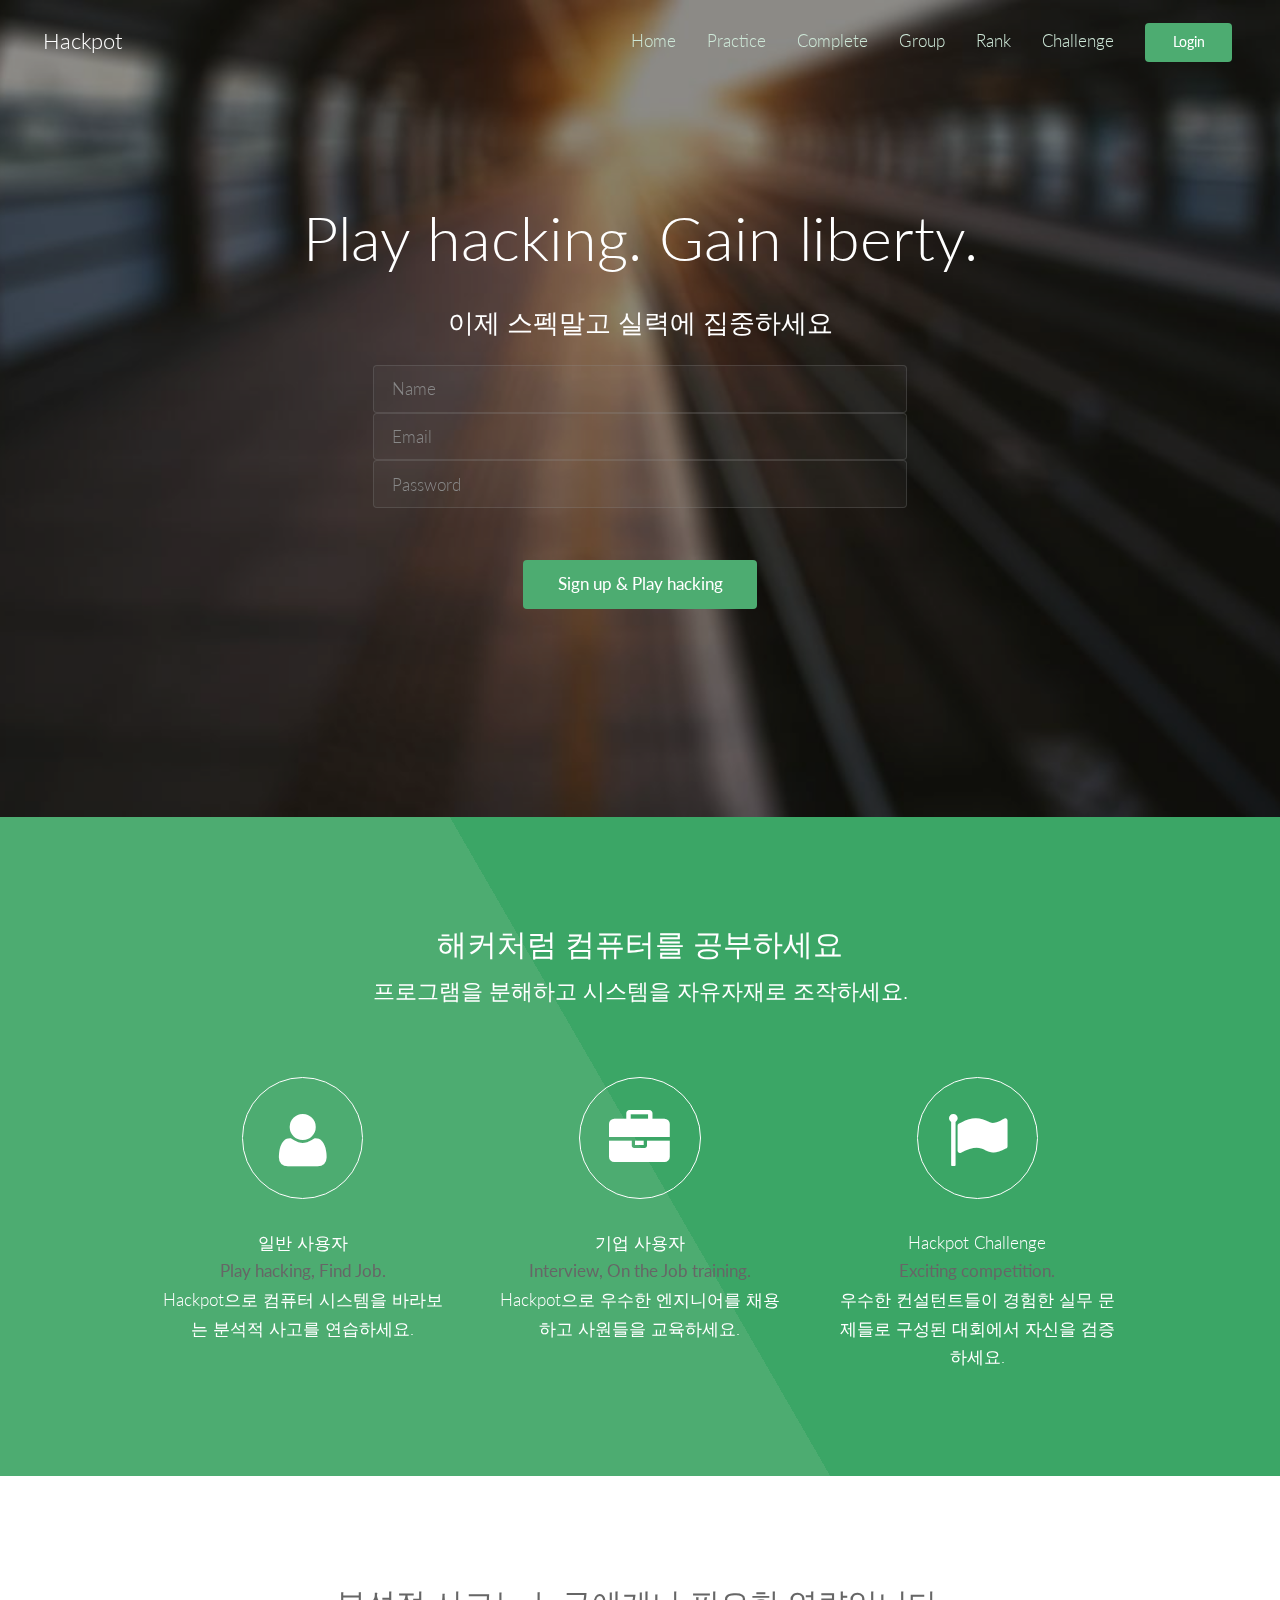
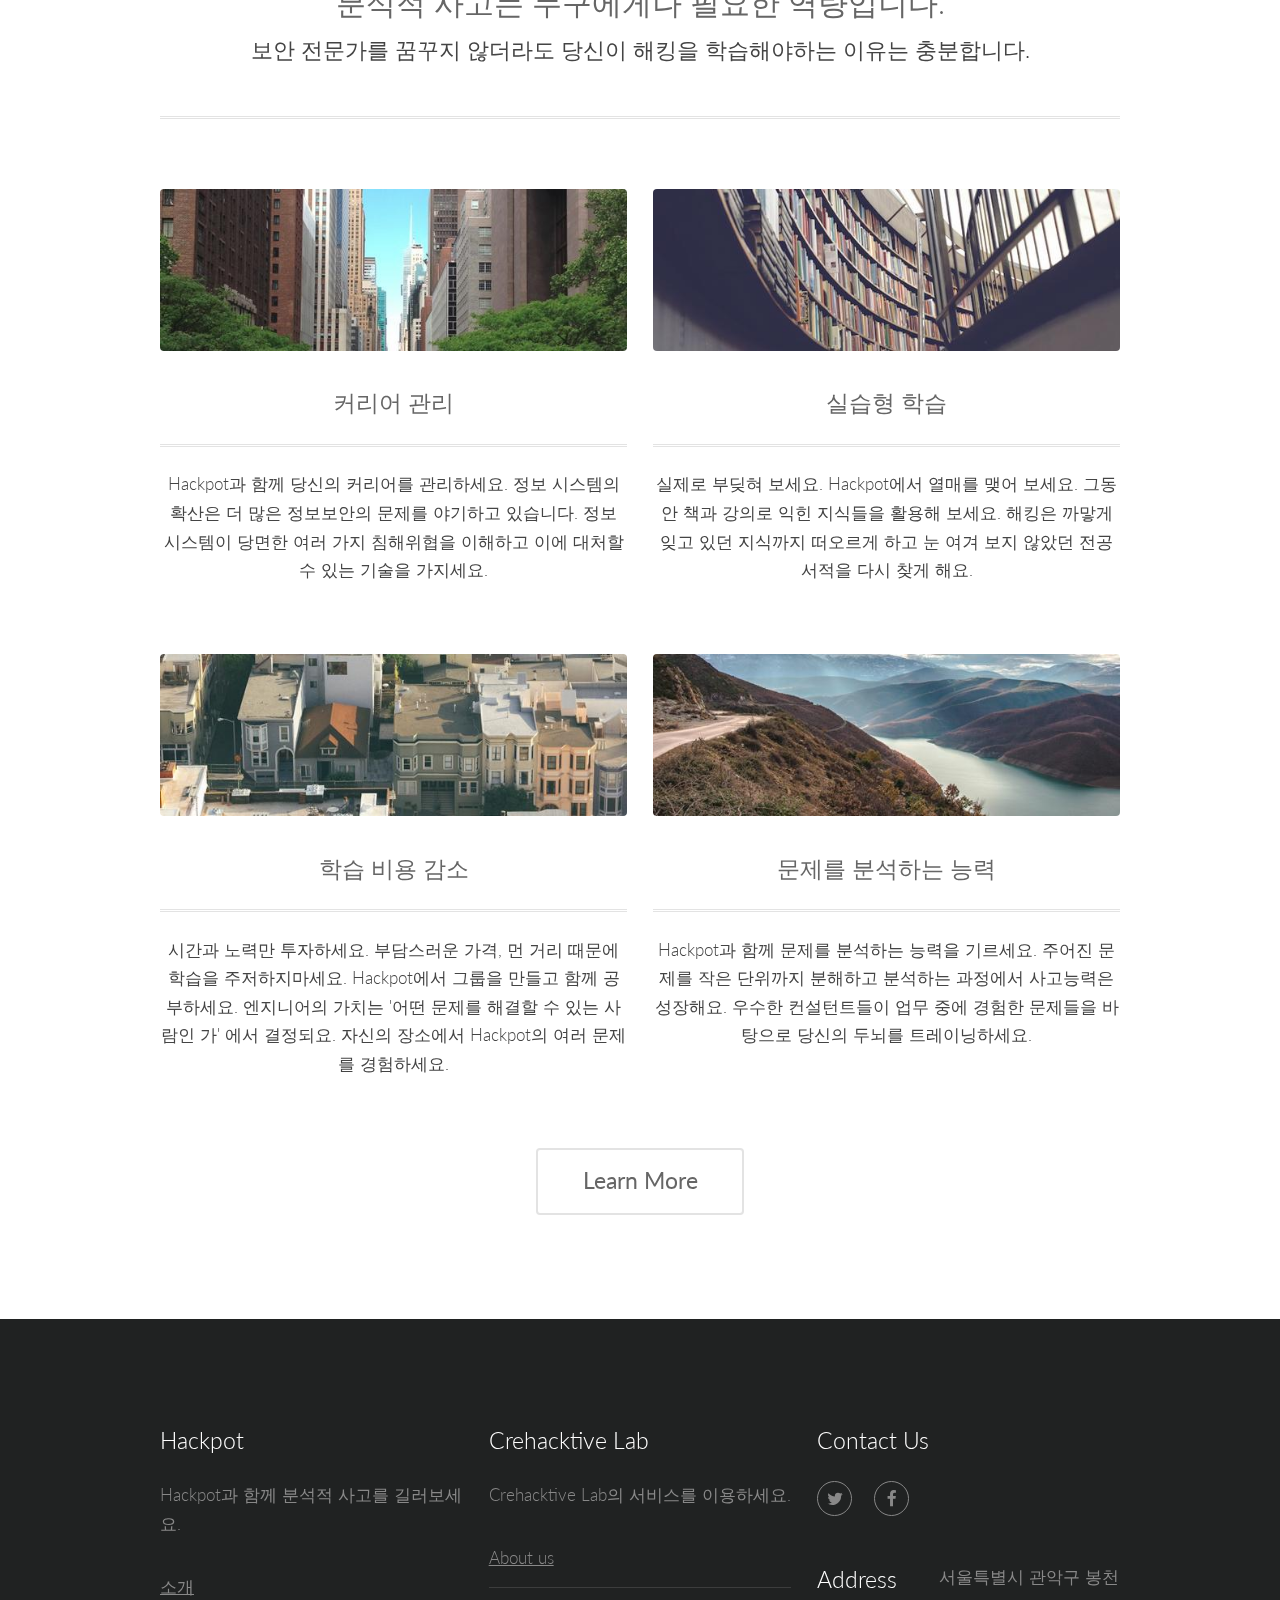
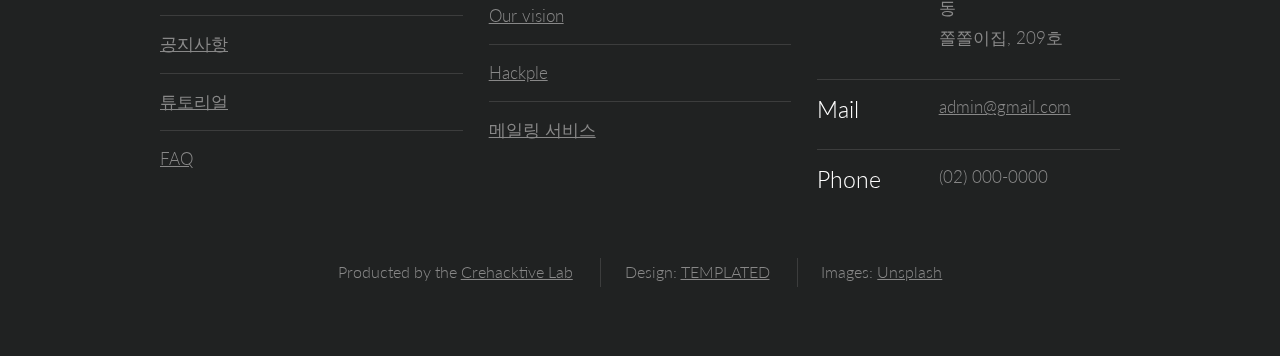
<file: index.html>
<!DOCTYPE html>
<!--
	Interphase by TEMPLATED
	templated.co @templatedco
	Released for free under the Creative Commons Attribution 3.0 license (templated.co/license)
-->
<html lang="ko">
	<head>
		<meta charset="UTF-8">
		<title>Hackpot</title>
		<meta http-equiv="content-type" content="text/html; charset=utf-8" />
		<meta name="description" content="" />
		<meta name="keywords" content="" />
		<!--[if lte IE 8]><script src="css/ie/html5shiv.js"></script><![endif]-->
		<script src="js/jquery.min.js"></script>
		<script src="js/skel.min.js"></script>
		<script src="js/skel-layers.min.js"></script>
		<script src="js/init.js"></script>
		<noscript>
			<link rel="stylesheet" href="css/skel.css" />
			<link rel="stylesheet" href="css/style.css" />
			<link rel="stylesheet" href="css/style-xlarge.css" />
		</noscript>
		<!--[if lte IE 8]><link rel="stylesheet" href="css/ie/v8.css" /><![endif]-->
	</head>
	<body class="landing">

		<!-- Header -->
			<header id="header">
				<h1><a href="index.html">Hackpot</a></h1>
				<nav id="nav">
					<ul>
						<li><a href="index.html">Home</a></li>
						<li><a href="index.html">Practice</a></li>
						<li><a href="index.html">Complete</a></li>
						<li><a href="index.html">Group</a></li>
						<li><a href="index.html">Rank</a></li>
						<li><a href="index.html">Challenge</a></li>
						<li><input type="submit" value="Login" class="special small" /></li>
					</ul>
				</nav>
			</header>

		<!-- Banner -->
			<section id="banner">
				<h2>Play hacking. Gain liberty.</h2>
				<p>이제 스펙말고 실력에 집중하세요</p><br/>
					<form method="post" action="#">
							<div class="signup 5u 12u$(xsmall)">
									<input type="text" name="name" id="name" value="" placeholder="Name" />
									<input type="email" name="email" id="email" value="" placeholder="Email" />
									<input type="password" name="password" id="password" value="" placeholder="Password" />
						</div>
							<div class="12u$">
								<ul class="actions">
									<li><input type="submit" value="Sign up & Play hacking" class="special" /></li>
								</ul>
							</div>
						</div>
					</form>
			</section>
			
			
		<!-- One -->
			<section id="one" class="wrapper style1 align-center">
				<div class="container">
					<header>
						<h2>해커처럼 컴퓨터를 공부하세요</h2>
						<p>프로그램을 분해하고 시스템을 자유자재로 조작하세요.</p>
					</header>
					<div class="row 200%">
						<section class="4u 12u$(small)">
							<i class="icon big rounded fa-user"></i>
							<p>일반 사용자<br/>
							<strong>Play hacking, Find Job.</strong><br/>
							Hackpot으로 컴퓨터 시스템을 바라보는 분석적 사고를 연습하세요.</p>
						</section>
						<section class="4u 12u$(small)">
							<i class="icon big rounded fa-briefcase"></i>
							<p>기업 사용자<br/>
							<strong>Interview, On the Job training.</strong><br/>
							Hackpot으로 우수한 엔지니어를 채용하고 사원들을 교육하세요.</p>
						</section>
						<section class="4u$ 12u$(small)">
							<i class="icon big rounded fa-flag"></i>
							<p>Hackpot Challenge<br/>
							<strong>Exciting competition.</strong><br/>
							우수한 컨설턴트들이 경험한 실무 문제들로 구성된 대회에서 자신을 검증하세요.</p>
						</section>
					</div>
				</div>
			</section>

		<!-- Two -->
			<section id="two" class="wrapper style2 align-center">
				<div class="container">
					<header>
						<h2>분석적 사고는 누구에게나 필요한 역량입니다.</h2>
						<p>보안 전문가를 꿈꾸지 않더라도 당신이 해킹을 학습해야하는 이유는 충분합니다.</p>
					</header>
					<div class="row">
						<section class="feature 6u 12u$(small)">
							<img class="image fit" src="images/pic01.jpg" alt="" />
							<h3 class="title">커리어 관리</h3>
							<p>Hackpot과 함께 당신의 커리어를 관리하세요. 정보 시스템의 확산은 더 많은 정보보안의 문제를 야기하고 있습니다. 정보 시스템이 당면한 여러 가지 침해위협을 이해하고 이에 대처할 수 있는 기술을 가지세요.</p>
						</section>
						<section class="feature 6u$ 12u$(small)">
							<img class="image fit" src="images/pic02.jpg" alt="" />
							<h3 class="title">실습형 학습</h3>
							<p>실제로 부딪혀 보세요. Hackpot에서 열매를 맺어 보세요. 그동안 책과 강의로 익힌 지식들을 활용해 보세요. 해킹은 까맣게 잊고 있던 지식까지 떠오르게 하고 눈 여겨 보지 않았던 전공 서적을 다시 찾게 해요.</p>
						</section>
						<section class="feature 6u 12u$(small)">
							<img class="image fit" src="images/pic03.jpg" alt="" />
							<h3 class="title">학습 비용 감소</h3>
							<p>시간과 노력만 투자하세요. 부담스러운 가격, 먼 거리 때문에 학습을 주저하지마세요. Hackpot에서 그룹을 만들고 함께 공부하세요. 엔지니어의 가치는 '어떤 문제를 해결할 수 있는 사람인 가' 에서 결정되요. 자신의 장소에서 Hackpot의 여러 문제를 경험하세요.</p>
						</section>
						<section class="feature 6u$ 12u$(small)">
							<img class="image fit" src="images/pic04.jpg" alt="" />
							<h3 class="title">문제를 분석하는 능력</h3>
							<p>Hackpot과 함께 문제를 분석하는 능력을 기르세요. 주어진 문제를 작은 단위까지 분해하고 분석하는 과정에서 사고능력은 성장해요. 우수한 컨설턴트들이 업무 중에 경험한 문제들을 바탕으로 당신의 두뇌를 트레이닝하세요.</p>
						</section>
					</div>
					<footer>
						<ul class="actions">
							<li>
								<a href="#" class="button alt big">Learn More</a>
							</li>
						</ul>
					</footer>
				</div>
			</section>

		<!-- Footer -->
			<footer id="footer">
				<div class="container">
					<div class="row">
						<section class="4u 6u(medium) 12u$(small)">
							<h3>Hackpot</h3>
							<p>Hackpot과 함께 분석적 사고를 길러보세요.</p>
							<ul class="alt">
								<li><a href="#">소개</a></li>
								<li><a href="#">공지사항</a></li>
								<li><a href="#">튜토리얼</a></li>
								<li><a href="#">FAQ</a></li>
							</ul>
						</section>
						<section class="4u 6u$(medium) 12u$(small)">
							<h3>Crehacktive Lab</h3>
							<p>Crehacktive Lab의 서비스를 이용하세요.</p>
							<ul class="alt">
								<li><a href="http://www.hackple.co.kr/bbs/group.php?gr_id=lab">About us</a></li>
								<li><a href="#">Our vision</a></li>
								<li><a href="http://www.hackple.co.kr">Hackple</a></li>
								<li><a href="#">메일링 서비스</a></li>
							</ul>
						</section>
						<section class="4u$ 12u$(medium) 12u$(small)">
							<h3>Contact Us</h3>
							<ul class="icons">
								<li><a href="https://twitter.com/7IoOFuqnigJStmo" class="icon rounded fa-twitter"><span class="label">Twitter</span></a></li>
								<li><a href="https://www.facebook.com/HackP1e/" class="icon rounded fa-facebook"><span class="label">Facebook</span></a></li>
							</ul>
							<ul class="tabular">
								<li>
									<h3>Address</h3>
									서울특별시 관악구 봉천동<br>
									쫄쫄이집, 209호
								</li>
								<li>
									<h3>Mail</h3>
									<a href="#">admin@gmail.com</a>
								</li>
								<li>
									<h3>Phone</h3>
									(02) 000-0000
								</li>
							</ul>
						</section>
					</div>
					<ul class="copyright">
						<li>Producted by the <a href="http://www.hackple.co.kr/bbs/group.php?gr_id=lab">Crehacktive Lab</a></li>
						<li>Design: <a href="http://templated.co">TEMPLATED</a></li>
						<li>Images: <a href="http://unsplash.com">Unsplash</a></li>
					</ul>
				</div>
			</footer>

	</body>
</html>
</file>
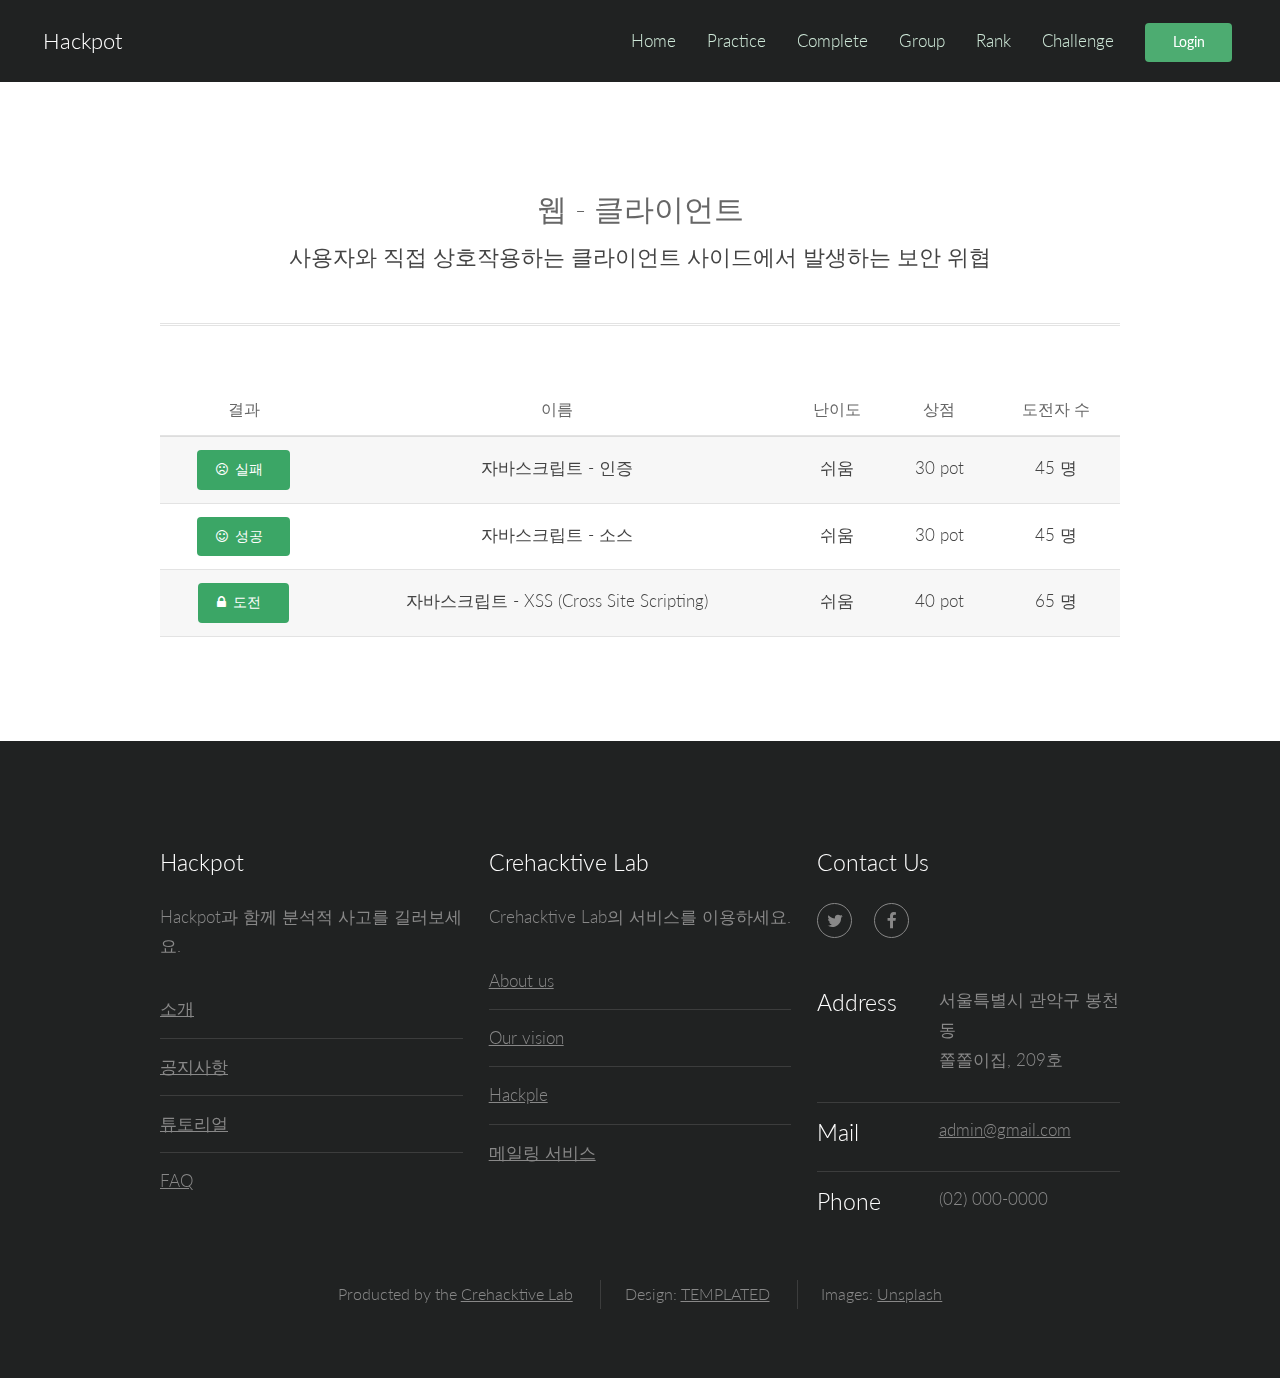
<file: category.html>
<!DOCTYPE html>
<!--
	Interphase by TEMPLATED
	templated.co @templatedco
	Released for free under the Creative Commons Attribution 3.0 license (templated.co/license)
-->
<html lang="ko">
	<head>
		<meta charset="UTF-8">
		<title>Hackpot</title>
		<meta http-equiv="content-type" content="text/html; charset=utf-8" />
		<meta name="description" content="" />
		<meta name="keywords" content="" />
		<!--[if lte IE 8]><script src="css/ie/html5shiv.js"></script><![endif]-->
		<script src="js/jquery.min.js"></script>
		<script src="js/skel.min.js"></script>
		<script src="js/skel-layers.min.js"></script>
		<script src="js/init.js"></script>
		<noscript>
			<link rel="stylesheet" href="css/skel.css" />
			<link rel="stylesheet" href="css/style.css" />
			<link rel="stylesheet" href="css/style-xlarge.css" />
		</noscript>
		<!--[if lte IE 8]><link rel="stylesheet" href="css/ie/v8.css" /><![endif]-->
	</head>
	<body>

		<!-- Header -->
			<header id="header">
				<h1><a href="index.html">Hackpot</a></h1>
				<nav id="nav">
					<ul>
						<li><a href="index.html">Home</a></li>
						<li><a href="#">Practice</a></li>
						<li><a href="index.html">Complete</a></li>
						<li><a href="index.html">Group</a></li>
						<li><a href="index.html">Rank</a></li>
						<li><a href="index.html">Challenge</a></li>
						<li><input type="submit" value="Login" class="special small" /></li>
					</ul>
				</nav>
			</header>
			
			<section id="practice" class="wrapper style2 align-center">
				<div class="container">
					<header>
						<h2>웹 - 클라이언트</h2>
						<p>사용자와 직접 상호작용하는 클라이언트 사이드에서 발생하는 보안 위협</p>
					</header>
					<!-- Table -->
						<section>
							<div class="table-wrapper">
								<table>
									<thead>
										<tr>
											<th>결과</th>
											<th>이름</th>
											<th>난이도</th>
											<th>상점</th>
											<th>도전자 수</th>
										</tr>
									</thead>
									<tbody>
										<tr>
											<td><a href="paper.html" class="button small icon fa-frown-o">실패</a></td>
											<td>자바스크립트 - 인증</td>
											<td>쉬움</td>
											<td>30 pot</td>
											<td>45 명</td>
										</tr>
										<tr>
											<td><a href="paper.html" class="button small icon fa-smile-o">성공</a></td>
											<td>자바스크립트 - 소스</td>
											<td>쉬움</td>
											<td>30 pot</td>
											<td>45 명</td>
										</tr>
										<tr>
											<td><a href="paper.html" class="button small icon fa-lock">도전</a></td>
											<td>자바스크립트 - XSS (Cross Site Scripting)</td>
											<td>쉬움</td>
											<td>40 pot</td>
											<td>65 명</td>
										</tr>
									</tbody>
								</table>
							</div>
						</section>
					</section>

		<!-- Footer -->
			<footer id="footer">
				<div class="container">
					<div class="row">
						<section class="4u 6u(medium) 12u$(small)">
							<h3>Hackpot</h3>
							<p>Hackpot과 함께 분석적 사고를 길러보세요.</p>
							<ul class="alt">
								<li><a href="#">소개</a></li>
								<li><a href="#">공지사항</a></li>
								<li><a href="#">튜토리얼</a></li>
								<li><a href="#">FAQ</a></li>
							</ul>
						</section>
						<section class="4u 6u$(medium) 12u$(small)">
							<h3>Crehacktive Lab</h3>
							<p>Crehacktive Lab의 서비스를 이용하세요.</p>
							<ul class="alt">
								<li><a href="http://www.hackple.co.kr/bbs/group.php?gr_id=lab">About us</a></li>
								<li><a href="#">Our vision</a></li>
								<li><a href="http://www.hackple.co.kr">Hackple</a></li>
								<li><a href="#">메일링 서비스</a></li>
							</ul>
						</section>
						<section class="4u$ 12u$(medium) 12u$(small)">
							<h3>Contact Us</h3>
							<ul class="icons">
								<li><a href="https://twitter.com/7IoOFuqnigJStmo" class="icon rounded fa-twitter"><span class="label">Twitter</span></a></li>
								<li><a href="https://www.facebook.com/HackP1e/" class="icon rounded fa-facebook"><span class="label">Facebook</span></a></li>
							</ul>
							<ul class="tabular">
								<li>
									<h3>Address</h3>
									서울특별시 관악구 봉천동<br>
									쫄쫄이집, 209호
								</li>
								<li>
									<h3>Mail</h3>
									<a href="#">admin@gmail.com</a>
								</li>
								<li>
									<h3>Phone</h3>
									(02) 000-0000
								</li>
							</ul>
						</section>
					</div>
					<ul class="copyright">
						<li>Producted by the <a href="http://www.hackple.co.kr/bbs/group.php?gr_id=lab">Crehacktive Lab</a></li>
						<li>Design: <a href="http://templated.co">TEMPLATED</a></li>
						<li>Images: <a href="http://unsplash.com">Unsplash</a></li>
					</ul>
				</div>
			</footer>
	</body>
</html>
</file>
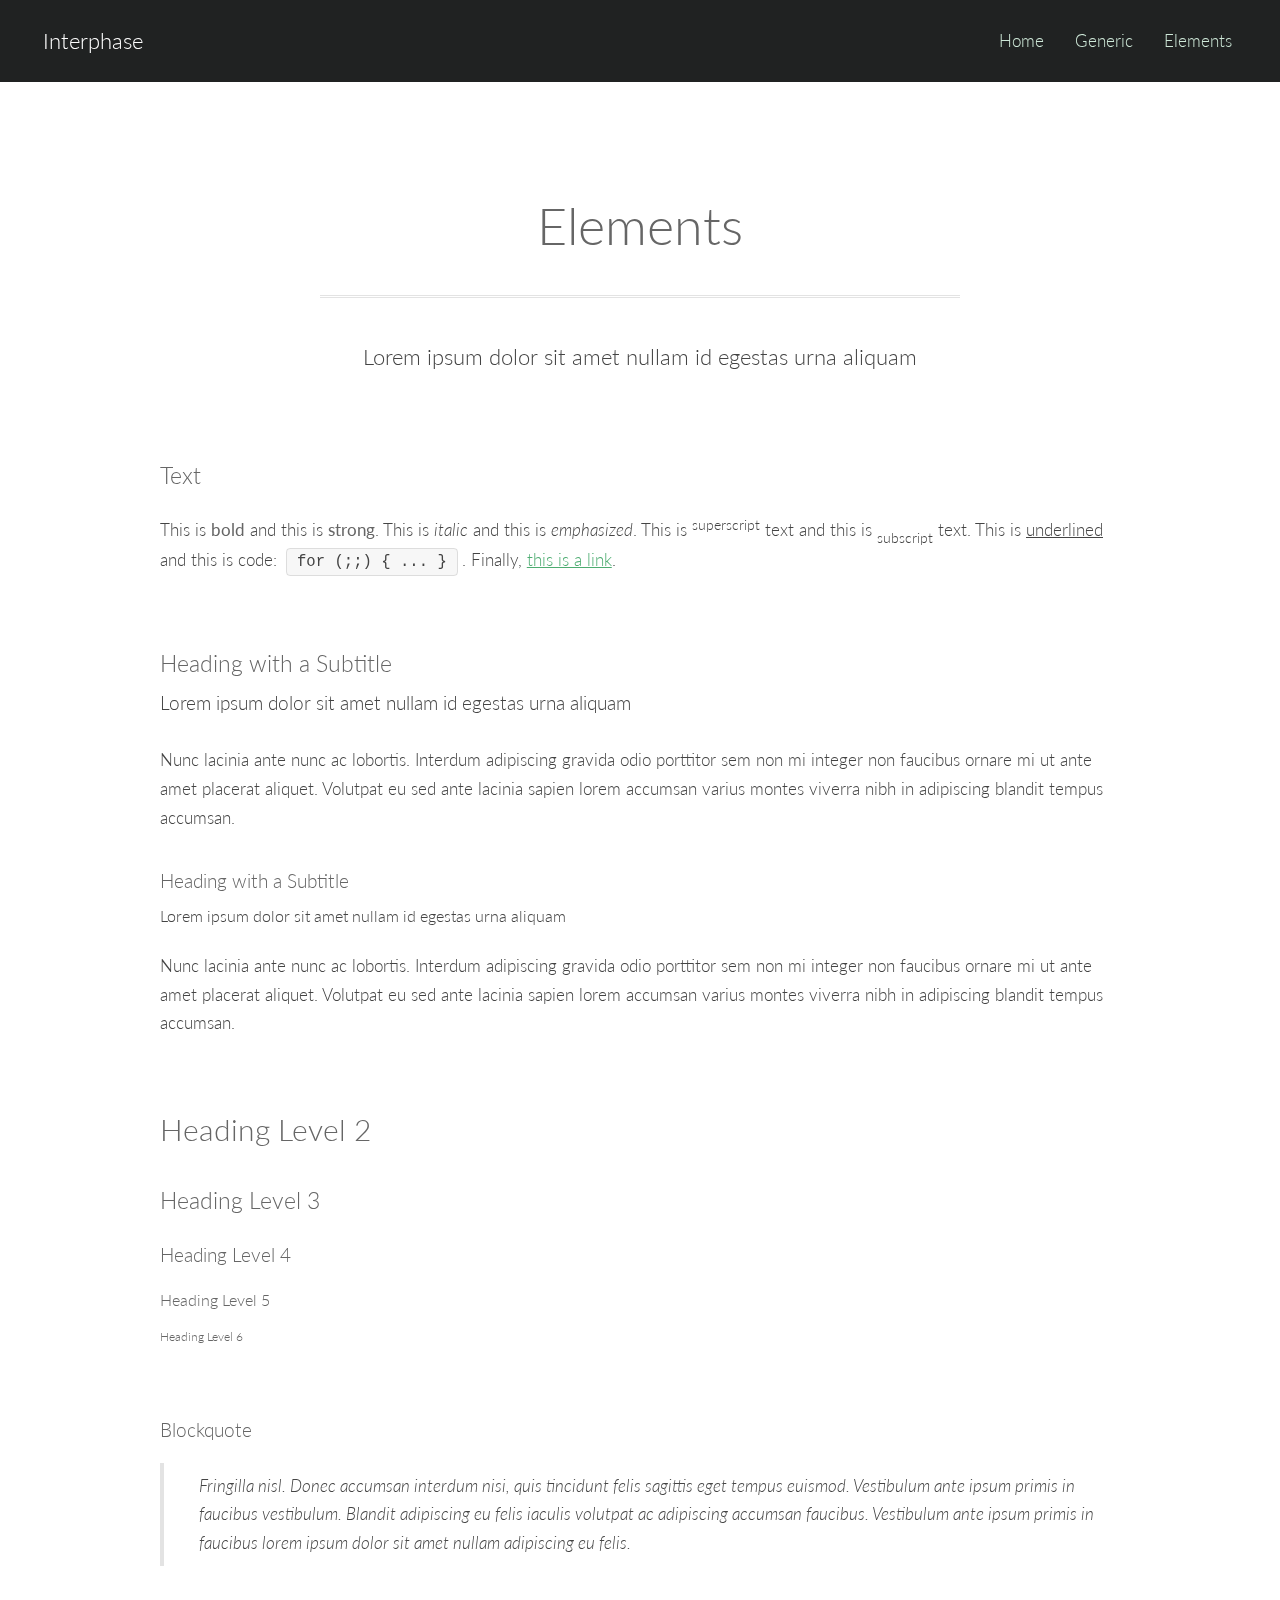
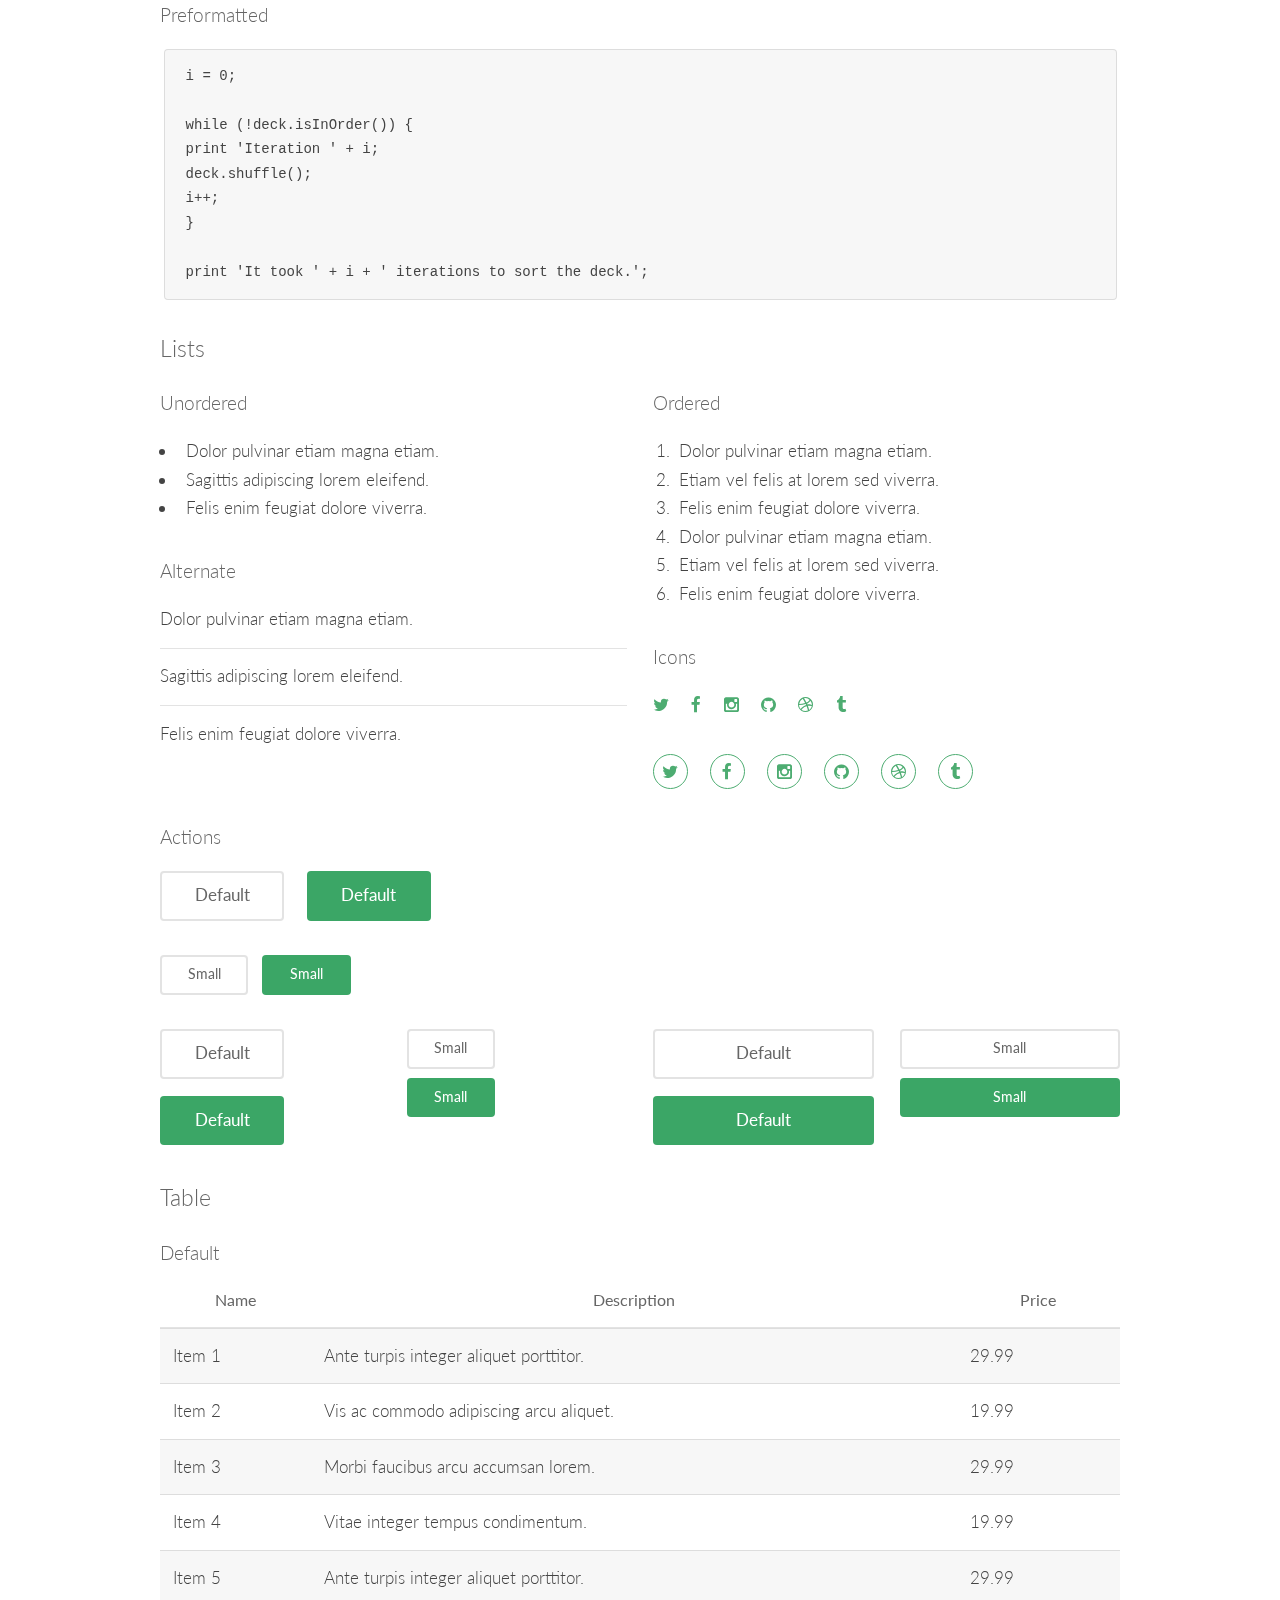
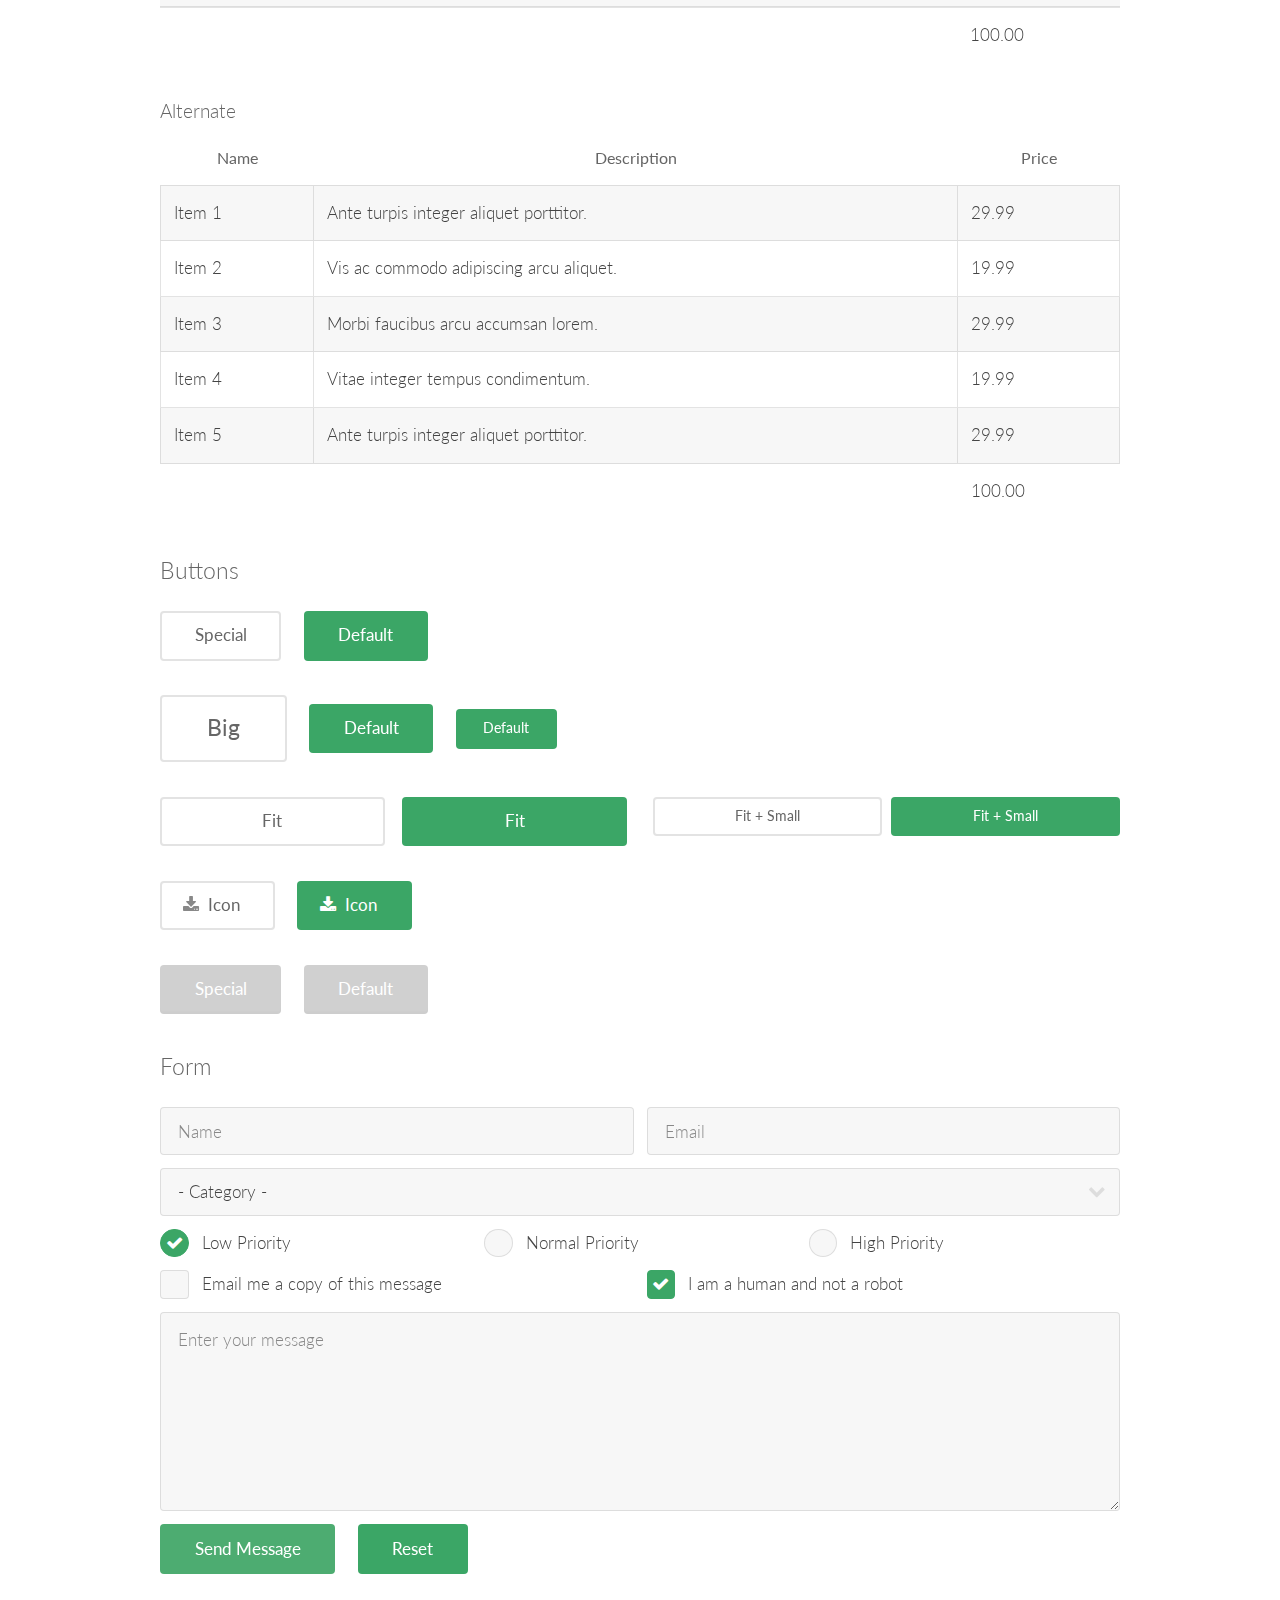
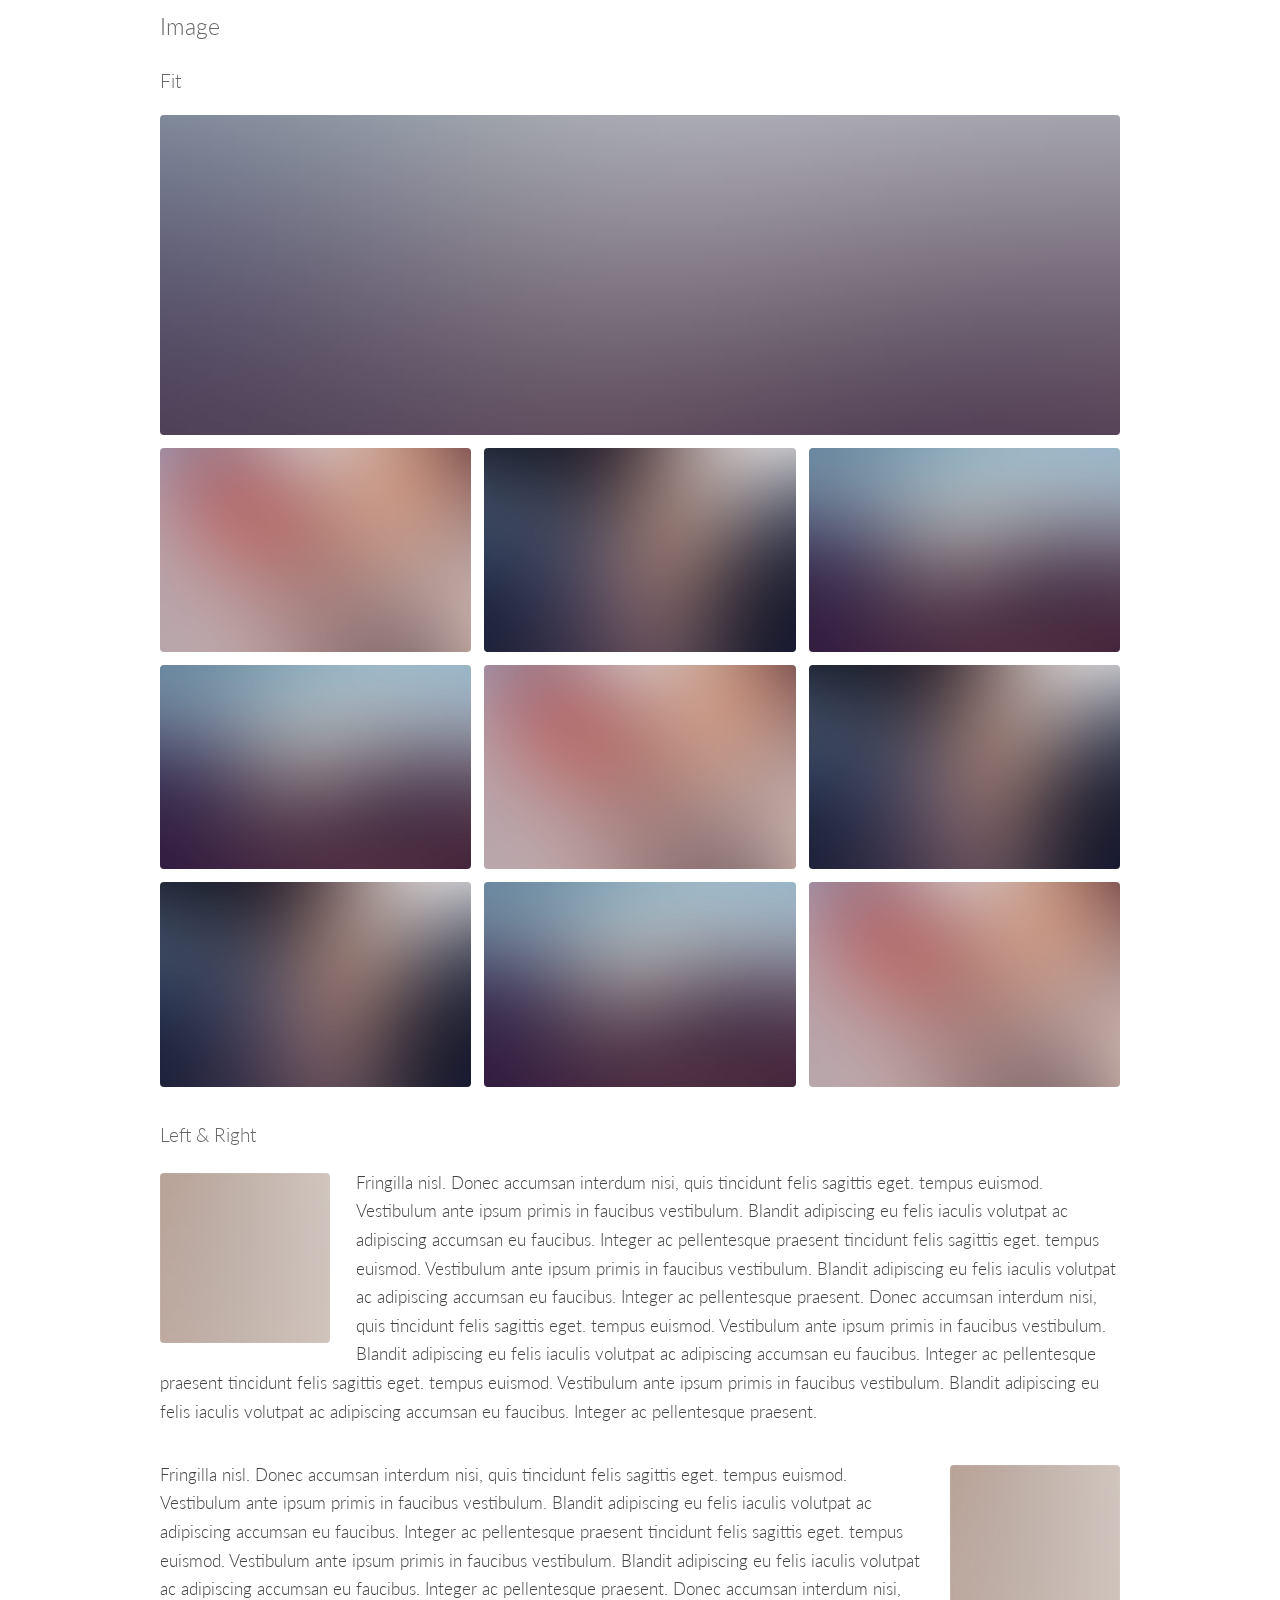
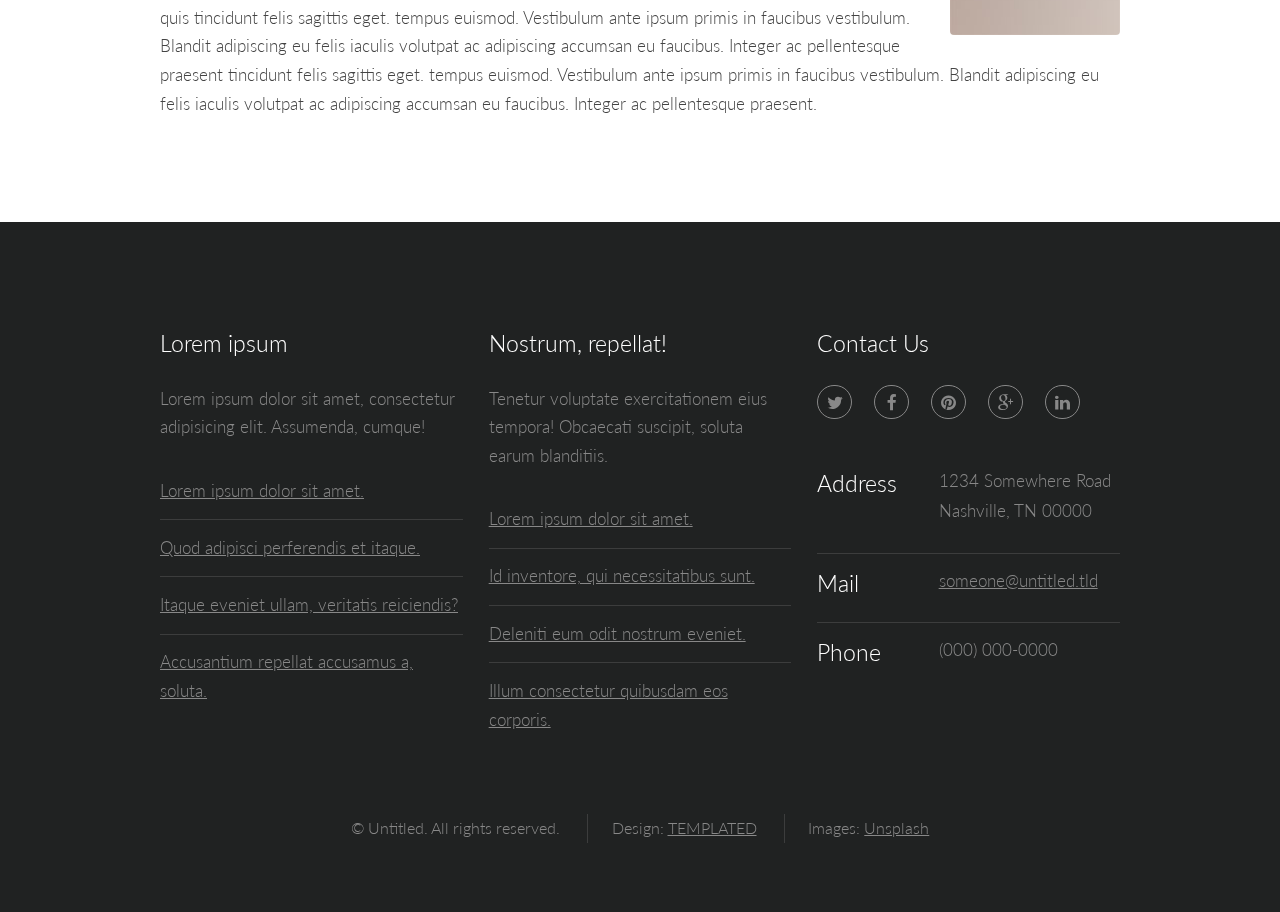
<file: elements.html>
<!DOCTYPE html>
<!--
	Interphase by TEMPLATED
	templated.co @templatedco
	Released for free under the Creative Commons Attribution 3.0 license (templated.co/license)
-->
<html lang="en">
	<head>
		<meta charset="UTF-8">
		<title>Elements - Interphase by TEMPLATED</title>
		<meta http-equiv="content-type" content="text/html; charset=utf-8" />
		<meta name="description" content="" />
		<meta name="keywords" content="" />
		<!--[if lte IE 8]><script src="css/ie/html5shiv.js"></script><![endif]-->
		<script src="js/jquery.min.js"></script>
		<script src="js/skel.min.js"></script>
		<script src="js/skel-layers.min.js"></script>
		<script src="js/init.js"></script>
		<noscript>
			<link rel="stylesheet" href="css/skel.css" />
			<link rel="stylesheet" href="css/style.css" />
			<link rel="stylesheet" href="css/style-xlarge.css" />
		</noscript>
		<!--[if lte IE 8]><link rel="stylesheet" href="css/ie/v8.css" /><![endif]-->
	</head>
	<body>

		<!-- Header -->
			<header id="header">
				<h1><a href="index.html">Interphase</a></h1>
				<nav id="nav">
					<ul>
						<li><a href="index.html">Home</a></li>
						<li><a href="generic.html">Generic</a></li>
						<li><a href="elements.html">Elements</a></li>
					</ul>
				</nav>
			</header>

		<!-- Main -->
			<section id="main" class="wrapper">
				<div class="container">

					<header class="major">
						<h2>Elements</h2>
						<p>Lorem ipsum dolor sit amet nullam id egestas urna aliquam</p>
					</header>

					<!-- Text -->
						<section>
							<h3>Text</h3>
							<p>This is <b>bold</b> and this is <strong>strong</strong>. This is <i>italic</i> and this is <em>emphasized</em>.
							This is <sup>superscript</sup> text and this is <sub>subscript</sub> text.
							This is <u>underlined</u> and this is code: <code>for (;;) { ... }</code>. Finally, <a href="#">this is a link</a>.</p>

							<hr />

							<header>
								<h3>Heading with a Subtitle</h3>
								<p>Lorem ipsum dolor sit amet nullam id egestas urna aliquam</p>
							</header>
							<p>Nunc lacinia ante nunc ac lobortis. Interdum adipiscing gravida odio porttitor sem non mi integer non faucibus ornare mi ut ante amet placerat aliquet. Volutpat eu sed ante lacinia sapien lorem accumsan varius montes viverra nibh in adipiscing blandit tempus accumsan.</p>
							<header>
								<h4>Heading with a Subtitle</h4>
								<p>Lorem ipsum dolor sit amet nullam id egestas urna aliquam</p>
							</header>
							<p>Nunc lacinia ante nunc ac lobortis. Interdum adipiscing gravida odio porttitor sem non mi integer non faucibus ornare mi ut ante amet placerat aliquet. Volutpat eu sed ante lacinia sapien lorem accumsan varius montes viverra nibh in adipiscing blandit tempus accumsan.</p>

							<hr />

							<h2>Heading Level 2</h2>
							<h3>Heading Level 3</h3>
							<h4>Heading Level 4</h4>
							<h5>Heading Level 5</h5>
							<h6>Heading Level 6</h6>

							<hr />

							<h4>Blockquote</h4>
							<blockquote>Fringilla nisl. Donec accumsan interdum nisi, quis tincidunt felis sagittis eget tempus euismod. Vestibulum ante ipsum primis in faucibus vestibulum. Blandit adipiscing eu felis iaculis volutpat ac adipiscing accumsan faucibus. Vestibulum ante ipsum primis in faucibus lorem ipsum dolor sit amet nullam adipiscing eu felis.</blockquote>

							<h4>Preformatted</h4>
							<pre><code>i = 0;

while (!deck.isInOrder()) {
print 'Iteration ' + i;
deck.shuffle();
i++;
}

print 'It took ' + i + ' iterations to sort the deck.';</code></pre>
						</section>

					<!-- Lists -->
						<section>
							<h3>Lists</h3>
							<div class="row">
								<div class="6u 12u(small)">

									<h4>Unordered</h4>
									<ul>
										<li>Dolor pulvinar etiam magna etiam.</li>
										<li>Sagittis adipiscing lorem eleifend.</li>
										<li>Felis enim feugiat dolore viverra.</li>
									</ul>

									<h4>Alternate</h4>
									<ul class="alt">
										<li>Dolor pulvinar etiam magna etiam.</li>
										<li>Sagittis adipiscing lorem eleifend.</li>
										<li>Felis enim feugiat dolore viverra.</li>
									</ul>

								</div>
								<div class="6u 12u(small)">

									<h4>Ordered</h4>
									<ol>
										<li>Dolor pulvinar etiam magna etiam.</li>
										<li>Etiam vel felis at lorem sed viverra.</li>
										<li>Felis enim feugiat dolore viverra.</li>
										<li>Dolor pulvinar etiam magna etiam.</li>
										<li>Etiam vel felis at lorem sed viverra.</li>
										<li>Felis enim feugiat dolore viverra.</li>
									</ol>

									<h4>Icons</h4>
									<ul class="icons">
										<li><a href="#" class="icon fa-twitter"><span class="label">Twitter</span></a></li>
										<li><a href="#" class="icon fa-facebook"><span class="label">Facebook</span></a></li>
										<li><a href="#" class="icon fa-instagram"><span class="label">Instagram</span></a></li>
										<li><a href="#" class="icon fa-github"><span class="label">Github</span></a></li>
										<li><a href="#" class="icon fa-dribbble"><span class="label">Dribbble</span></a></li>
										<li><a href="#" class="icon fa-tumblr"><span class="label">Tumblr</span></a></li>
									</ul>
									<ul class="icons">
										<li><a href="#" class="icon rounded fa-twitter"><span class="label">Twitter</span></a></li>
										<li><a href="#" class="icon rounded fa-facebook"><span class="label">Facebook</span></a></li>
										<li><a href="#" class="icon rounded fa-instagram"><span class="label">Instagram</span></a></li>
										<li><a href="#" class="icon rounded fa-github"><span class="label">Github</span></a></li>
										<li><a href="#" class="icon rounded fa-dribbble"><span class="label">Dribbble</span></a></li>
										<li><a href="#" class="icon rounded fa-tumblr"><span class="label">Tumblr</span></a></li>
									</ul>

								</div>
							</div>

							<h4>Actions</h4>
							<ul class="actions">
								<li><a href="#" class="button alt">Default</a></li>
								<li><a href="#" class="button">Default</a></li>
							</ul>
							<ul class="actions small">
								<li><a href="#" class="button alt small">Small</a></li>
								<li><a href="#" class="button small">Small</a></li>
							</ul>
							<div class="row">
								<div class="3u 6u(medium) 12u$(small)">
									<ul class="actions vertical">
										<li><a href="#" class="button alt">Default</a></li>
										<li><a href="#" class="button">Default</a></li>
									</ul>
								</div>
								<div class="3u 6u$(medium) 12u$(small)">
									<ul class="actions vertical small">
										<li><a href="#" class="button alt small">Small</a></li>
										<li><a href="#" class="button small">Small</a></li>
									</ul>
								</div>
								<div class="3u 6u(medium) 12u$(small)">
									<ul class="actions vertical">
										<li><a href="#" class="button alt fit">Default</a></li>
										<li><a href="#" class="button fit">Default</a></li>
									</ul>
								</div>
								<div class="3u 6u$(medium) 12u$(small)">
									<ul class="actions vertical small">
										<li><a href="#" class="button alt small fit">Small</a></li>
										<li><a href="#" class="button small fit">Small</a></li>
									</ul>
								</div>
							</div>
						</section>

					<!-- Table -->
						<section>
							<h3>Table</h3>
							<h4>Default</h4>
							<div class="table-wrapper">
								<table>
									<thead>
										<tr>
											<th>Name</th>
											<th>Description</th>
											<th>Price</th>
										</tr>
									</thead>
									<tbody>
										<tr>
											<td>Item 1</td>
											<td>Ante turpis integer aliquet porttitor.</td>
											<td>29.99</td>
										</tr>
										<tr>
											<td>Item 2</td>
											<td>Vis ac commodo adipiscing arcu aliquet.</td>
											<td>19.99</td>
										</tr>
										<tr>
											<td>Item 3</td>
											<td> Morbi faucibus arcu accumsan lorem.</td>
											<td>29.99</td>
										</tr>
										<tr>
											<td>Item 4</td>
											<td>Vitae integer tempus condimentum.</td>
											<td>19.99</td>
										</tr>
										<tr>
											<td>Item 5</td>
											<td>Ante turpis integer aliquet porttitor.</td>
											<td>29.99</td>
										</tr>
									</tbody>
									<tfoot>
										<tr>
											<td colspan="2"></td>
											<td>100.00</td>
										</tr>
									</tfoot>
								</table>
							</div>
							<h4>Alternate</h4>
							<div class="table-wrapper">
								<table class="alt">
									<thead>
										<tr>
											<th>Name</th>
											<th>Description</th>
											<th>Price</th>
										</tr>
									</thead>
									<tbody>
										<tr>
											<td>Item 1</td>
											<td>Ante turpis integer aliquet porttitor.</td>
											<td>29.99</td>
										</tr>
										<tr>
											<td>Item 2</td>
											<td>Vis ac commodo adipiscing arcu aliquet.</td>
											<td>19.99</td>
										</tr>
										<tr>
											<td>Item 3</td>
											<td> Morbi faucibus arcu accumsan lorem.</td>
											<td>29.99</td>
										</tr>
										<tr>
											<td>Item 4</td>
											<td>Vitae integer tempus condimentum.</td>
											<td>19.99</td>
										</tr>
										<tr>
											<td>Item 5</td>
											<td>Ante turpis integer aliquet porttitor.</td>
											<td>29.99</td>
										</tr>
									</tbody>
									<tfoot>
										<tr>
											<td colspan="2"></td>
											<td>100.00</td>
										</tr>
									</tfoot>
								</table>
							</div>
						</section>

					<!-- Buttons -->
						<section>
							<h3>Buttons</h3>
							<ul class="actions">
								<li><a href="#" class="button alt">Special</a></li>
								<li><a href="#" class="button">Default</a></li>
							</ul>
							<ul class="actions">
								<li><a href="#" class="button alt big">Big</a></li>
								<li><a href="#" class="button">Default</a></li>
								<li><a href="#" class="button small">Default</a></li>
							</ul>
							<div class="row">
								<div class="6u 12u$(small)">
									<ul class="actions fit">
										<li><a href="#" class="button alt fit">Fit</a></li>
										<li><a href="#" class="button fit">Fit</a></li>
									</ul>
								</div>
								<div class="6u$ 12u$(small)">
									<ul class="actions fit small">
										<li><a href="#" class="button alt fit small">Fit + Small</a></li>
										<li><a href="#" class="button fit small">Fit + Small</a></li>
									</ul>
								</div>
							</div>
							<ul class="actions">
								<li><a href="#" class="button alt icon fa-download">Icon</a></li>
								<li><a href="#" class="button icon fa-download">Icon</a></li>
							</ul>
							<ul class="actions">
								<li><span class="button alt disabled">Special</span></li>
								<li><span class="button disabled">Default</span></li>
							</ul>
						</section>

					<!-- Form -->
						<section>
							<h3>Form</h3>
							<form method="post" action="#">
								<div class="row uniform 50%">
									<div class="6u 12u$(xsmall)">
										<input type="text" name="name" id="name" value="" placeholder="Name" />
									</div>
									<div class="6u$ 12u$(xsmall)">
										<input type="email" name="email" id="email" value="" placeholder="Email" />
									</div>
									<div class="12u$">
										<div class="select-wrapper">
											<select name="category" id="category">
												<option value="">- Category -</option>
												<option value="1">Manufacturing</option>
												<option value="1">Shipping</option>
												<option value="1">Administration</option>
												<option value="1">Human Resources</option>
											</select>
										</div>
									</div>
									<div class="4u 12u$(small)">
										<input type="radio" id="priority-low" name="priority" checked>
										<label for="priority-low">Low Priority</label>
									</div>
									<div class="4u 12u$(small)">
										<input type="radio" id="priority-normal" name="priority">
										<label for="priority-normal">Normal Priority</label>
									</div>
									<div class="4u$ 12u$(small)">
										<input type="radio" id="priority-high" name="priority">
										<label for="priority-high">High Priority</label>
									</div>
									<div class="6u 12u$(small)">
										<input type="checkbox" id="copy" name="copy">
										<label for="copy">Email me a copy of this message</label>
									</div>
									<div class="6u$ 12u$(small)">
										<input type="checkbox" id="human" name="human" checked>
										<label for="human">I am a human and not a robot</label>
									</div>
									<div class="12u$">
										<textarea name="message" id="message" placeholder="Enter your message" rows="6"></textarea>
									</div>
									<div class="12u$">
										<ul class="actions">
											<li><input type="submit" value="Send Message" class="special" /></li>
											<li><input type="reset" value="Reset" /></li>
										</ul>
									</div>
								</div>
							</form>
						</section>

					<!-- Image -->
						<section>
							<h3>Image</h3>
							<h4>Fit</h4>
							<div class="box alt">
								<div class="row 50% uniform">
									<div class="12u$"><span class="image fit"><img src="images/pic08.jpg" alt="" /></span></div>
									<div class="4u"><span class="image fit"><img src="images/pic05.jpg" alt="" /></span></div>
									<div class="4u"><span class="image fit"><img src="images/pic06.jpg" alt="" /></span></div>
									<div class="4u$"><span class="image fit"><img src="images/pic07.jpg" alt="" /></span></div>
									<div class="4u"><span class="image fit"><img src="images/pic07.jpg" alt="" /></span></div>
									<div class="4u"><span class="image fit"><img src="images/pic05.jpg" alt="" /></span></div>
									<div class="4u$"><span class="image fit"><img src="images/pic06.jpg" alt="" /></span></div>
									<div class="4u"><span class="image fit"><img src="images/pic06.jpg" alt="" /></span></div>
									<div class="4u"><span class="image fit"><img src="images/pic07.jpg" alt="" /></span></div>
									<div class="4u$"><span class="image fit"><img src="images/pic05.jpg" alt="" /></span></div>
								</div>
							</div>

							<h4>Left &amp; Right</h4>
							<p><span class="image left"><img src="images/pic09.jpg" alt="" /></span>Fringilla nisl. Donec accumsan interdum nisi, quis tincidunt felis sagittis eget. tempus euismod. Vestibulum ante ipsum primis in faucibus vestibulum. Blandit adipiscing eu felis iaculis volutpat ac adipiscing accumsan eu faucibus. Integer ac pellentesque praesent tincidunt felis sagittis eget. tempus euismod. Vestibulum ante ipsum primis in faucibus vestibulum. Blandit adipiscing eu felis iaculis volutpat ac adipiscing accumsan eu faucibus. Integer ac pellentesque praesent. Donec accumsan interdum nisi, quis tincidunt felis sagittis eget. tempus euismod. Vestibulum ante ipsum primis in faucibus vestibulum. Blandit adipiscing eu felis iaculis volutpat ac adipiscing accumsan eu faucibus. Integer ac pellentesque praesent tincidunt felis sagittis eget. tempus euismod. Vestibulum ante ipsum primis in faucibus vestibulum. Blandit adipiscing eu felis iaculis volutpat ac adipiscing accumsan eu faucibus. Integer ac pellentesque praesent.</p>
							<p><span class="image right"><img src="images/pic09.jpg" alt="" /></span>Fringilla nisl. Donec accumsan interdum nisi, quis tincidunt felis sagittis eget. tempus euismod. Vestibulum ante ipsum primis in faucibus vestibulum. Blandit adipiscing eu felis iaculis volutpat ac adipiscing accumsan eu faucibus. Integer ac pellentesque praesent tincidunt felis sagittis eget. tempus euismod. Vestibulum ante ipsum primis in faucibus vestibulum. Blandit adipiscing eu felis iaculis volutpat ac adipiscing accumsan eu faucibus. Integer ac pellentesque praesent. Donec accumsan interdum nisi, quis tincidunt felis sagittis eget. tempus euismod. Vestibulum ante ipsum primis in faucibus vestibulum. Blandit adipiscing eu felis iaculis volutpat ac adipiscing accumsan eu faucibus. Integer ac pellentesque praesent tincidunt felis sagittis eget. tempus euismod. Vestibulum ante ipsum primis in faucibus vestibulum. Blandit adipiscing eu felis iaculis volutpat ac adipiscing accumsan eu faucibus. Integer ac pellentesque praesent.</p>
						</section>

				</div>
			</section>

		<!-- Footer -->
			<footer id="footer">
				<div class="container">
					<div class="row">
						<section class="4u 6u(medium) 12u$(small)">
							<h3>Lorem ipsum</h3>
							<p>Lorem ipsum dolor sit amet, consectetur adipisicing elit. Assumenda, cumque!</p>
							<ul class="alt">
								<li><a href="#">Lorem ipsum dolor sit amet.</a></li>
								<li><a href="#">Quod adipisci perferendis et itaque.</a></li>
								<li><a href="#">Itaque eveniet ullam, veritatis reiciendis?</a></li>
								<li><a href="#">Accusantium repellat accusamus a, soluta.</a></li>
							</ul>
						</section>
						<section class="4u 6u$(medium) 12u$(small)">
							<h3>Nostrum, repellat!</h3>
							<p>Tenetur voluptate exercitationem eius tempora! Obcaecati suscipit, soluta earum blanditiis.</p>
							<ul class="alt">
								<li><a href="#">Lorem ipsum dolor sit amet.</a></li>
								<li><a href="#">Id inventore, qui necessitatibus sunt.</a></li>
								<li><a href="#">Deleniti eum odit nostrum eveniet.</a></li>
								<li><a href="#">Illum consectetur quibusdam eos corporis.</a></li>
							</ul>
						</section>
						<section class="4u$ 12u$(medium) 12u$(small)">
							<h3>Contact Us</h3>
							<ul class="icons">
								<li><a href="#" class="icon rounded fa-twitter"><span class="label">Twitter</span></a></li>
								<li><a href="#" class="icon rounded fa-facebook"><span class="label">Facebook</span></a></li>
								<li><a href="#" class="icon rounded fa-pinterest"><span class="label">Pinterest</span></a></li>
								<li><a href="#" class="icon rounded fa-google-plus"><span class="label">Google+</span></a></li>
								<li><a href="#" class="icon rounded fa-linkedin"><span class="label">LinkedIn</span></a></li>
							</ul>
							<ul class="tabular">
								<li>
									<h3>Address</h3>
									1234 Somewhere Road<br>
									Nashville, TN 00000
								</li>
								<li>
									<h3>Mail</h3>
									<a href="#">someone@untitled.tld</a>
								</li>
								<li>
									<h3>Phone</h3>
									(000) 000-0000
								</li>
							</ul>
						</section>
					</div>
					<ul class="copyright">
						<li>&copy; Untitled. All rights reserved.</li>
						<li>Design: <a href="http://templated.co">TEMPLATED</a></li>
						<li>Images: <a href="http://unsplash.com">Unsplash</a></li>
					</ul>
				</div>
			</footer>

	</body>
</html>
</file>
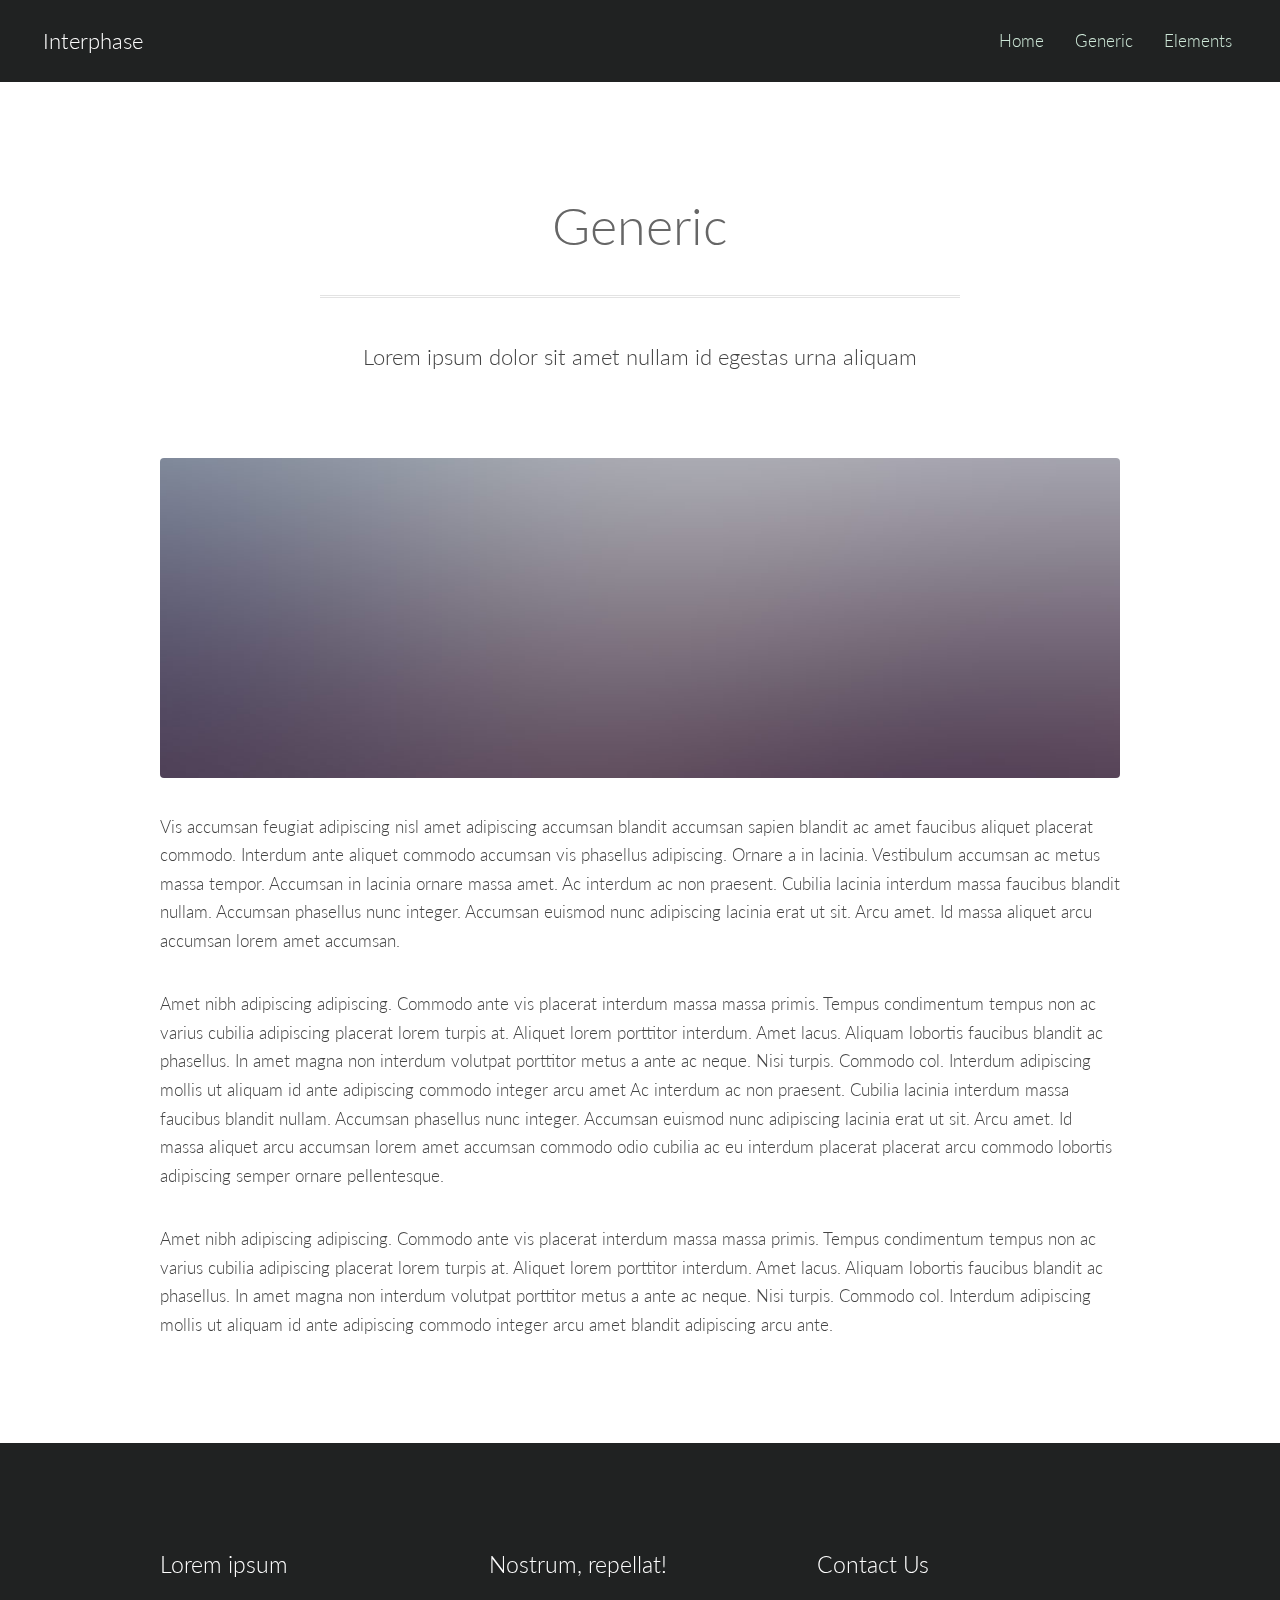
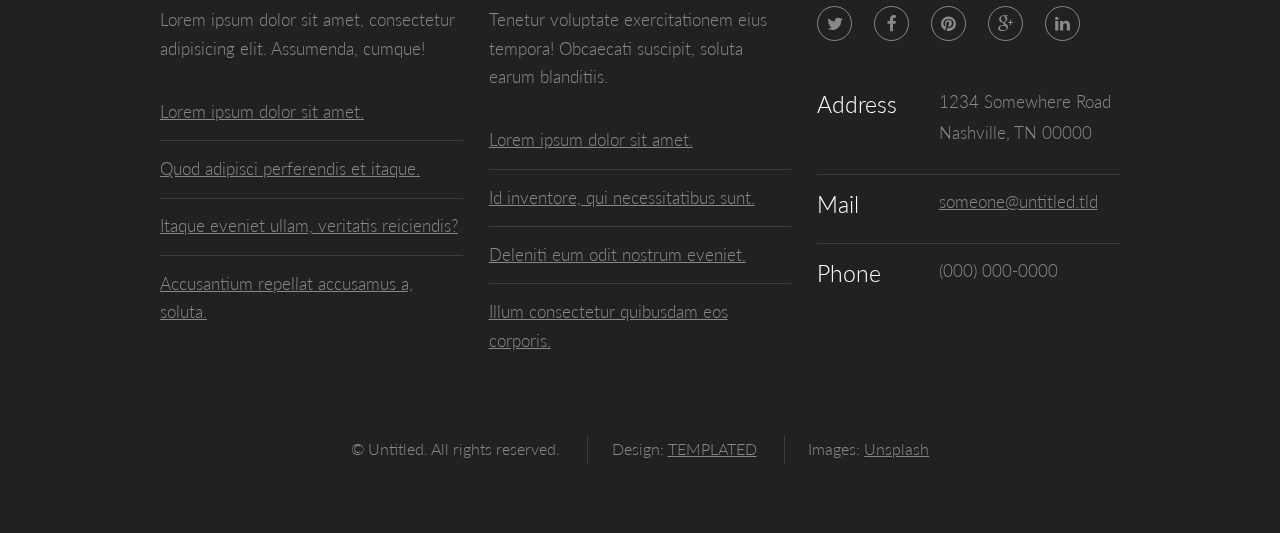
<file: generic.html>
<!DOCTYPE html>
<!--
	Interphase by TEMPLATED
	templated.co @templatedco
	Released for free under the Creative Commons Attribution 3.0 license (templated.co/license)
-->
<html lang="en">
	<head>
		<meta charset="UTF-8">
		<title>Generic - Interphase by TEMPLATED</title>
		<meta http-equiv="content-type" content="text/html; charset=utf-8" />
		<meta name="description" content="" />
		<meta name="keywords" content="" />
		<!--[if lte IE 8]><script src="css/ie/html5shiv.js"></script><![endif]-->
		<script src="js/jquery.min.js"></script>
		<script src="js/skel.min.js"></script>
		<script src="js/skel-layers.min.js"></script>
		<script src="js/init.js"></script>
		<noscript>
			<link rel="stylesheet" href="css/skel.css" />
			<link rel="stylesheet" href="css/style.css" />
			<link rel="stylesheet" href="css/style-xlarge.css" />
		</noscript>
		<!--[if lte IE 8]><link rel="stylesheet" href="css/ie/v8.css" /><![endif]-->
	</head>
	<body>

		<!-- Header -->
			<header id="header">
				<h1><a href="index.html">Interphase</a></h1>
				<nav id="nav">
					<ul>
						<li><a href="index.html">Home</a></li>
						<li><a href="generic.html">Generic</a></li>
						<li><a href="elements.html">Elements</a></li>
					</ul>
				</nav>
			</header>

		<!-- Main -->
			<section id="main" class="wrapper">
				<div class="container">

					<header class="major">
						<h2>Generic</h2>
						<p>Lorem ipsum dolor sit amet nullam id egestas urna aliquam</p>
					</header>

					<a href="#" class="image fit"><img src="images/pic08.jpg" alt="" /></a>
					<p>Vis accumsan feugiat adipiscing nisl amet adipiscing accumsan blandit accumsan sapien blandit ac amet faucibus aliquet placerat commodo. Interdum ante aliquet commodo accumsan vis phasellus adipiscing. Ornare a in lacinia. Vestibulum accumsan ac metus massa tempor. Accumsan in lacinia ornare massa amet. Ac interdum ac non praesent. Cubilia lacinia interdum massa faucibus blandit nullam. Accumsan phasellus nunc integer. Accumsan euismod nunc adipiscing lacinia erat ut sit. Arcu amet. Id massa aliquet arcu accumsan lorem amet accumsan.</p>
					<p>Amet nibh adipiscing adipiscing. Commodo ante vis placerat interdum massa massa primis. Tempus condimentum tempus non ac varius cubilia adipiscing placerat lorem turpis at. Aliquet lorem porttitor interdum. Amet lacus. Aliquam lobortis faucibus blandit ac phasellus. In amet magna non interdum volutpat porttitor metus a ante ac neque. Nisi turpis. Commodo col. Interdum adipiscing mollis ut aliquam id ante adipiscing commodo integer arcu amet Ac interdum ac non praesent. Cubilia lacinia interdum massa faucibus blandit nullam. Accumsan phasellus nunc integer. Accumsan euismod nunc adipiscing lacinia erat ut sit. Arcu amet. Id massa aliquet arcu accumsan lorem amet accumsan commodo odio cubilia ac eu interdum placerat placerat arcu commodo lobortis adipiscing semper ornare pellentesque.</p>
					<p>Amet nibh adipiscing adipiscing. Commodo ante vis placerat interdum massa massa primis. Tempus condimentum tempus non ac varius cubilia adipiscing placerat lorem turpis at. Aliquet lorem porttitor interdum. Amet lacus. Aliquam lobortis faucibus blandit ac phasellus. In amet magna non interdum volutpat porttitor metus a ante ac neque. Nisi turpis. Commodo col. Interdum adipiscing mollis ut aliquam id ante adipiscing commodo integer arcu amet blandit adipiscing arcu ante.</p>

				</div>
			</section>

		<!-- Footer -->
			<footer id="footer">
				<div class="container">
					<div class="row">
						<section class="4u 6u(medium) 12u$(small)">
							<h3>Lorem ipsum</h3>
							<p>Lorem ipsum dolor sit amet, consectetur adipisicing elit. Assumenda, cumque!</p>
							<ul class="alt">
								<li><a href="#">Lorem ipsum dolor sit amet.</a></li>
								<li><a href="#">Quod adipisci perferendis et itaque.</a></li>
								<li><a href="#">Itaque eveniet ullam, veritatis reiciendis?</a></li>
								<li><a href="#">Accusantium repellat accusamus a, soluta.</a></li>
							</ul>
						</section>
						<section class="4u 6u$(medium) 12u$(small)">
							<h3>Nostrum, repellat!</h3>
							<p>Tenetur voluptate exercitationem eius tempora! Obcaecati suscipit, soluta earum blanditiis.</p>
							<ul class="alt">
								<li><a href="#">Lorem ipsum dolor sit amet.</a></li>
								<li><a href="#">Id inventore, qui necessitatibus sunt.</a></li>
								<li><a href="#">Deleniti eum odit nostrum eveniet.</a></li>
								<li><a href="#">Illum consectetur quibusdam eos corporis.</a></li>
							</ul>
						</section>
						<section class="4u$ 12u$(medium) 12u$(small)">
							<h3>Contact Us</h3>
							<ul class="icons">
								<li><a href="#" class="icon rounded fa-twitter"><span class="label">Twitter</span></a></li>
								<li><a href="#" class="icon rounded fa-facebook"><span class="label">Facebook</span></a></li>
								<li><a href="#" class="icon rounded fa-pinterest"><span class="label">Pinterest</span></a></li>
								<li><a href="#" class="icon rounded fa-google-plus"><span class="label">Google+</span></a></li>
								<li><a href="#" class="icon rounded fa-linkedin"><span class="label">LinkedIn</span></a></li>
							</ul>
							<ul class="tabular">
								<li>
									<h3>Address</h3>
									1234 Somewhere Road<br>
									Nashville, TN 00000
								</li>
								<li>
									<h3>Mail</h3>
									<a href="#">someone@untitled.tld</a>
								</li>
								<li>
									<h3>Phone</h3>
									(000) 000-0000
								</li>
							</ul>
						</section>
					</div>
					<ul class="copyright">
						<li>&copy; Untitled. All rights reserved.</li>
						<li>Design: <a href="http://templated.co">TEMPLATED</a></li>
						<li>Images: <a href="http://unsplash.com">Unsplash</a></li>
					</ul>
				</div>
			</footer>

	</body>
</html>
</file>
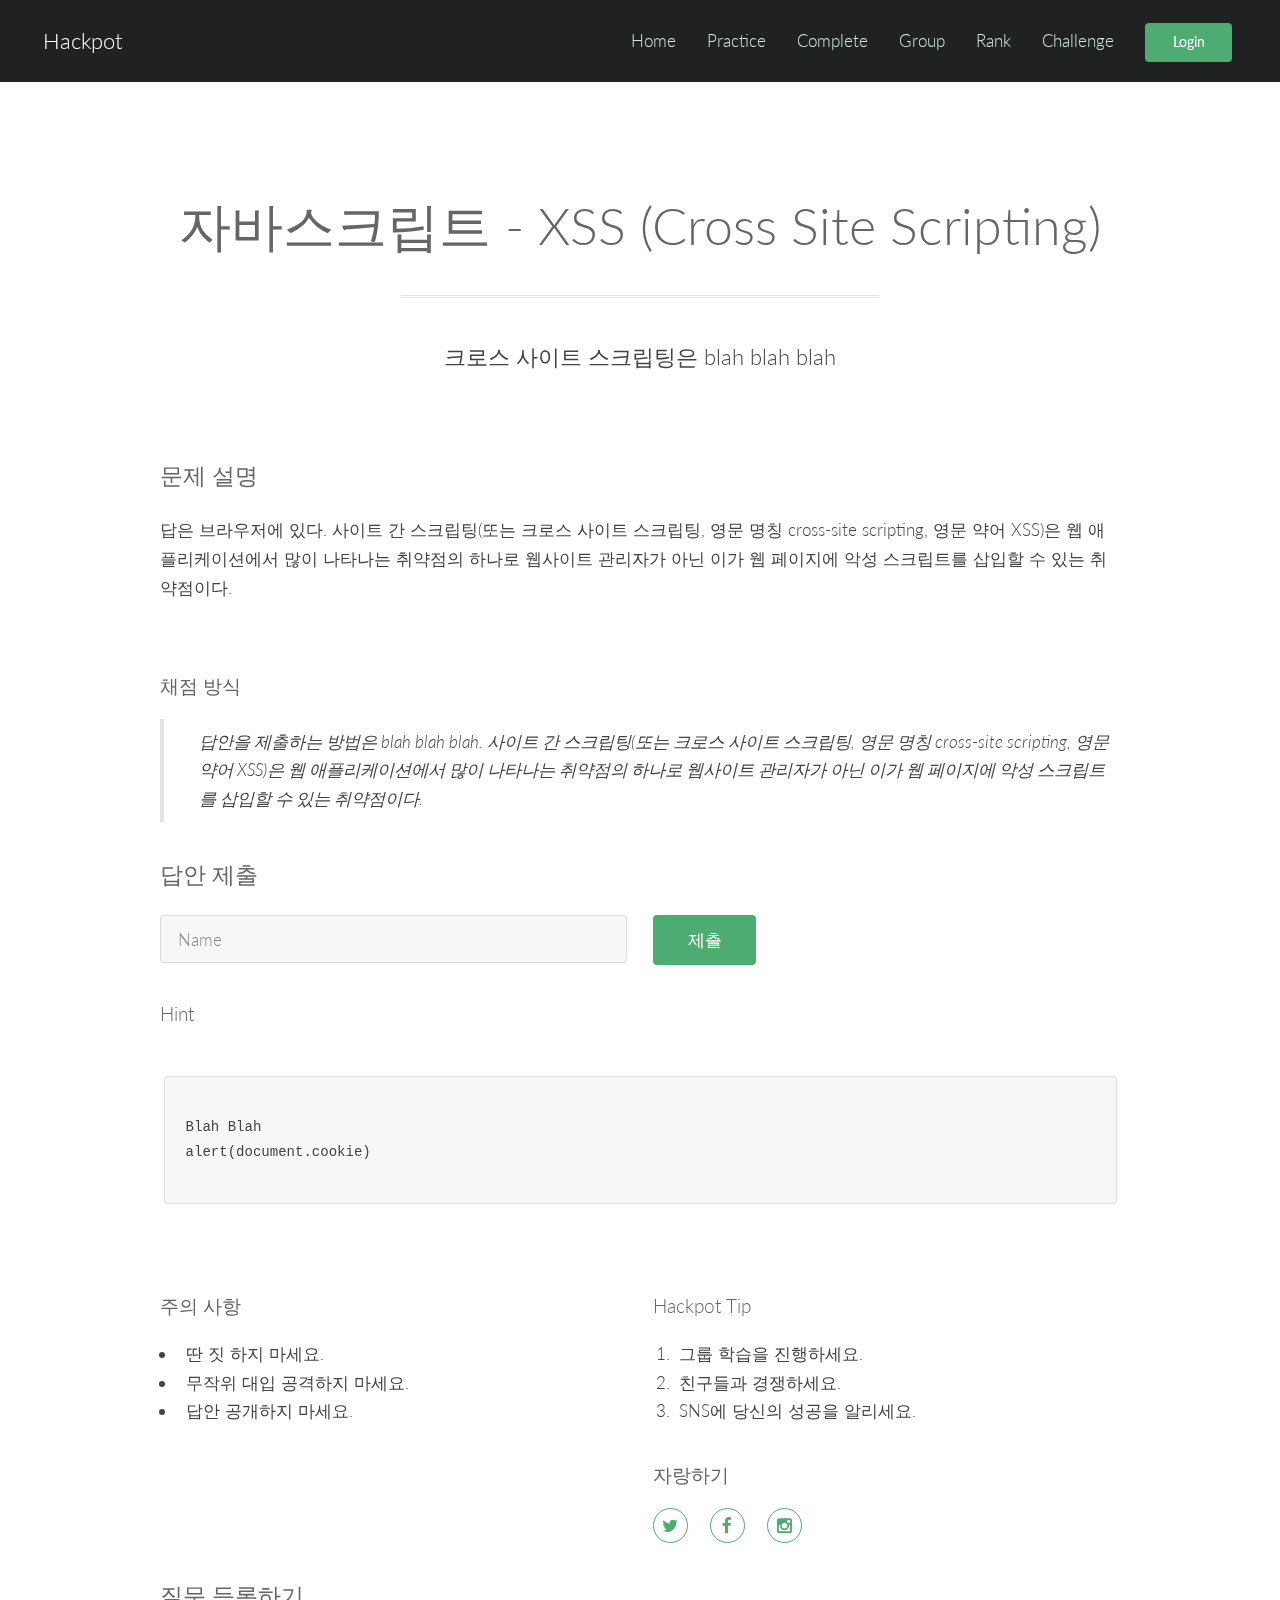
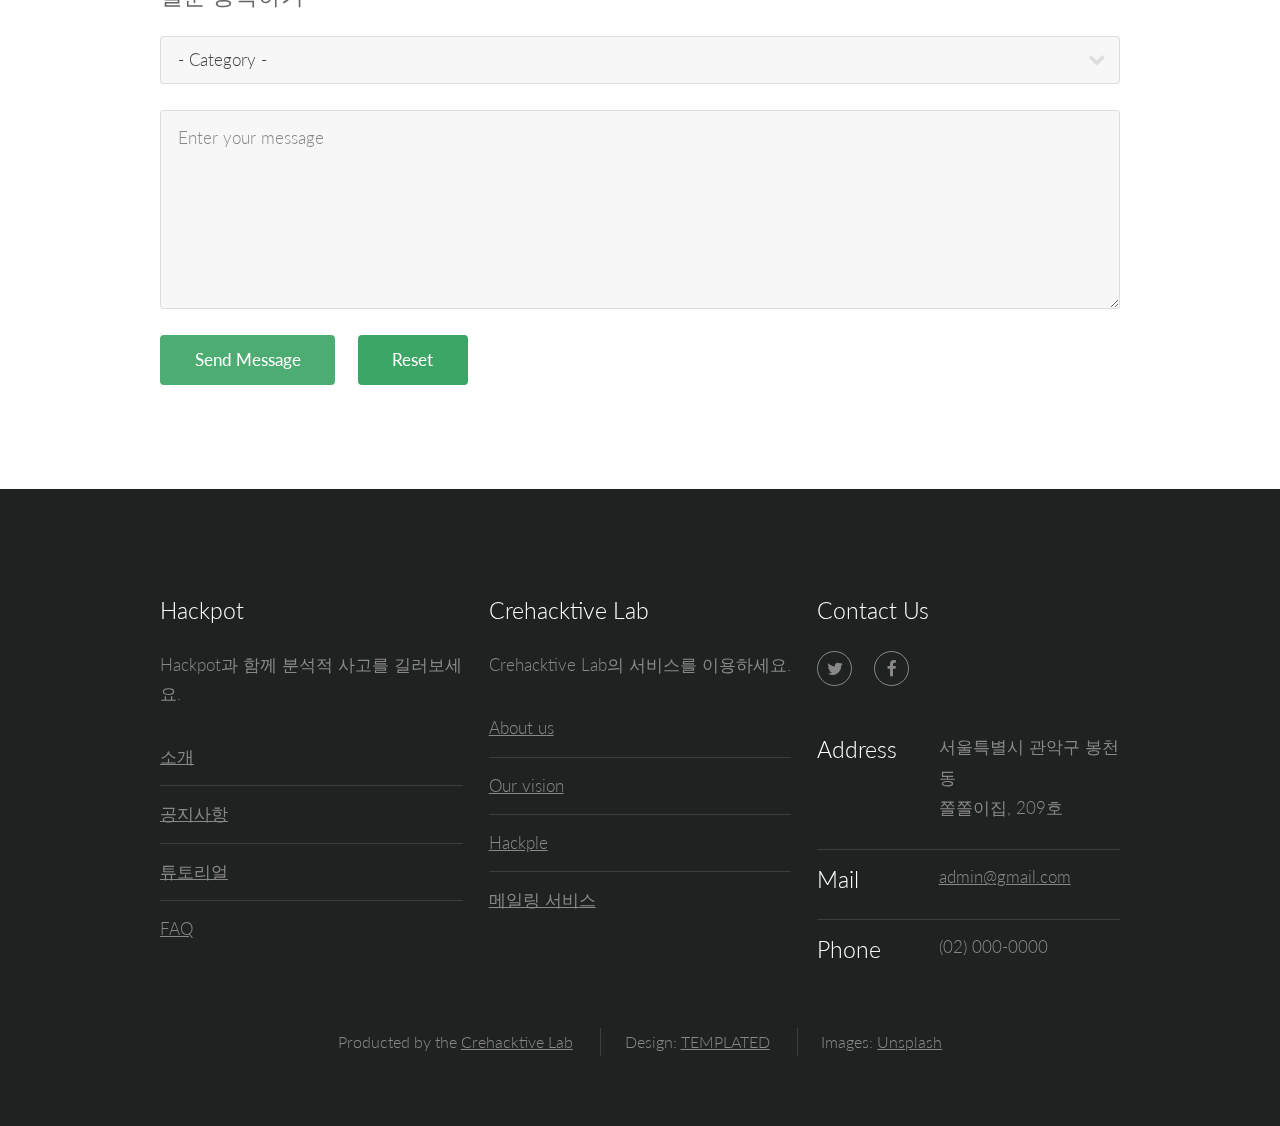
<file: paper.html>
<!DOCTYPE html>
<!--
	Interphase by TEMPLATED
	templated.co @templatedco
	Released for free under the Creative Commons Attribution 3.0 license (templated.co/license)
-->
<html lang="ko">
	<head>
		<meta charset="UTF-8">
		<title>Hackpot</title>
		<meta http-equiv="content-type" content="text/html; charset=utf-8" />
		<meta name="description" content="" />
		<meta name="keywords" content="" />
		<!--[if lte IE 8]><script src="css/ie/html5shiv.js"></script><![endif]-->
		<script src="js/jquery.min.js"></script>
		<script src="js/skel.min.js"></script>
		<script src="js/skel-layers.min.js"></script>
		<script src="js/init.js"></script>
		<noscript>
			<link rel="stylesheet" href="css/skel.css" />
			<link rel="stylesheet" href="css/style.css" />
			<link rel="stylesheet" href="css/style-xlarge.css" />
		</noscript>
		<!--[if lte IE 8]><link rel="stylesheet" href="css/ie/v8.css" /><![endif]-->
	</head>
	<body>

		<!-- Header -->
			<header id="header">
				<h1><a href="index.html">Hackpot</a></h1>
				<nav id="nav">
					<ul>
						<li><a href="index.html">Home</a></li>
						<li><a href="#">Practice</a></li>
						<li><a href="index.html">Complete</a></li>
						<li><a href="index.html">Group</a></li>
						<li><a href="index.html">Rank</a></li>
						<li><a href="index.html">Challenge</a></li>
						<li><input type="submit" value="Login" class="special small" /></li>
					</ul>
				</nav>
			</header>
			
			<section id="main" class="wrapper">
				<div class="container">
					<header class="major">
						<h2>자바스크립트 - XSS (Cross Site Scripting)</h2>
						<p>크로스 사이트 스크립팅은 blah blah blah</p>
					</header>

					<!-- Text -->
						<section>
							<h3>문제 설명</h3>
							<p>답은 브라우저에 있다. 사이트 간 스크립팅(또는 크로스 사이트 스크립팅, 영문 명칭 cross-site scripting, 영문 약어 XSS)은 웹 애플리케이션에서 많이 나타나는 취약점의 하나로 웹사이트 관리자가 아닌 이가 웹 페이지에 악성 스크립트를 삽입할 수 있는 취약점이다.</p>

							<hr />

							<h4>채점 방식</h4>
							<blockquote>답안을 제출하는 방법은 blah blah blah. 사이트 간 스크립팅(또는 크로스 사이트 스크립팅, 영문 명칭 cross-site scripting, 영문 약어 XSS)은 웹 애플리케이션에서 많이 나타나는 취약점의 하나로 웹사이트 관리자가 아닌 이가 웹 페이지에 악성 스크립트를 삽입할 수 있는 취약점이다.</blockquote>
								<section>
									<h3>답안 제출</h3>
									<form method="post" action="#">
										<div class="row">
											<section class="6u 12u$(small)">
												<input type="text" name="name" id="name" value="" placeholder="Name" />
											</section>
											<section class="6u$ 12u$(small)">
												<input type="submit" value="제출" class="special" />
											</section>
										</div>
									</form>
								</section>
								<h4>Hint</h4>
								<pre>
									<code>
Blah Blah
alert(document.cookie)
								</code>
							</pre>
						</section>

					<!-- Lists -->
						<section>
							<div class="row">
								<div class="6u 12u(small)">
									<h4>주의 사항</h4>
									<ul>
										<li>딴 짓 하지 마세요.</li>
										<li>무작위 대입 공격하지 마세요.</li>
										<li>답안 공개하지 마세요.</li>
									</ul>
								</div>
								<div class="6u 12u(small)">

									<h4>Hackpot Tip</h4>
									<ol>
										<li>그룹 학습을 진행하세요.</li>
										<li>친구들과 경쟁하세요.</li>
										<li>SNS에 당신의 성공을 알리세요.</li>
									</ol>

									<h4>자랑하기</h4>
									<ul class="icons">
										<li><a href="#" class="icon rounded fa-twitter"><span class="label">Twitter</span></a></li>
										<li><a href="#" class="icon rounded fa-facebook"><span class="label">Facebook</span></a></li>
										<li><a href="#" class="icon rounded fa-instagram"><span class="label">Instagram</span></a></li>
									</ul>

								</div>
							</div>
						</section>
						<section >
							<h3>질문 등록하기</h3>
							<form method="post" action="#">
								<div class="row uniform">
									<div class="12u$">
										<div class="select-wrapper">
											<select name="category" id="category">
												<option value="">- Category -</option>
												<option value="1">채점 오류</option>
												<option value="1">문제 오류</option>
												<option value="1">설명 오류</option>
												<option value="1">기타 의견</option>
											</select>
										</div>
									</div>
									<br/>
									<div class="12u$">
										<textarea name="message" id="message" placeholder="Enter your message" rows="6"></textarea>
									</div>
									<div class="12u$">
										<ul class="actions">
											<li><input type="submit" value="Send Message" class="special" /></li>
											<li><input type="reset" value="Reset" /></li>
										</ul>
									</div>
								</div>
							</form>
						</section>
					</section>

		<!-- Footer -->
			<footer id="footer">
				<div class="container">
					<div class="row">
						<section class="4u 6u(medium) 12u$(small)">
							<h3>Hackpot</h3>
							<p>Hackpot과 함께 분석적 사고를 길러보세요.</p>
							<ul class="alt">
								<li><a href="#">소개</a></li>
								<li><a href="#">공지사항</a></li>
								<li><a href="#">튜토리얼</a></li>
								<li><a href="#">FAQ</a></li>
							</ul>
						</section>
						<section class="4u 6u$(medium) 12u$(small)">
							<h3>Crehacktive Lab</h3>
							<p>Crehacktive Lab의 서비스를 이용하세요.</p>
							<ul class="alt">
								<li><a href="http://www.hackple.co.kr/bbs/group.php?gr_id=lab">About us</a></li>
								<li><a href="#">Our vision</a></li>
								<li><a href="http://www.hackple.co.kr">Hackple</a></li>
								<li><a href="#">메일링 서비스</a></li>
							</ul>
						</section>
						<section class="4u$ 12u$(medium) 12u$(small)">
							<h3>Contact Us</h3>
							<ul class="icons">
								<li><a href="https://twitter.com/7IoOFuqnigJStmo" class="icon rounded fa-twitter"><span class="label">Twitter</span></a></li>
								<li><a href="https://www.facebook.com/HackP1e/" class="icon rounded fa-facebook"><span class="label">Facebook</span></a></li>
							</ul>
							<ul class="tabular">
								<li>
									<h3>Address</h3>
									서울특별시 관악구 봉천동<br>
									쫄쫄이집, 209호
								</li>
								<li>
									<h3>Mail</h3>
									<a href="#">admin@gmail.com</a>
								</li>
								<li>
									<h3>Phone</h3>
									(02) 000-0000
								</li>
							</ul>
						</section>
					</div>
					<ul class="copyright">
						<li>Producted by the <a href="http://www.hackple.co.kr/bbs/group.php?gr_id=lab">Crehacktive Lab</a></li>
						<li>Design: <a href="http://templated.co">TEMPLATED</a></li>
						<li>Images: <a href="http://unsplash.com">Unsplash</a></li>
					</ul>
				</div>
			</footer>
	</body>
</html>
</file>
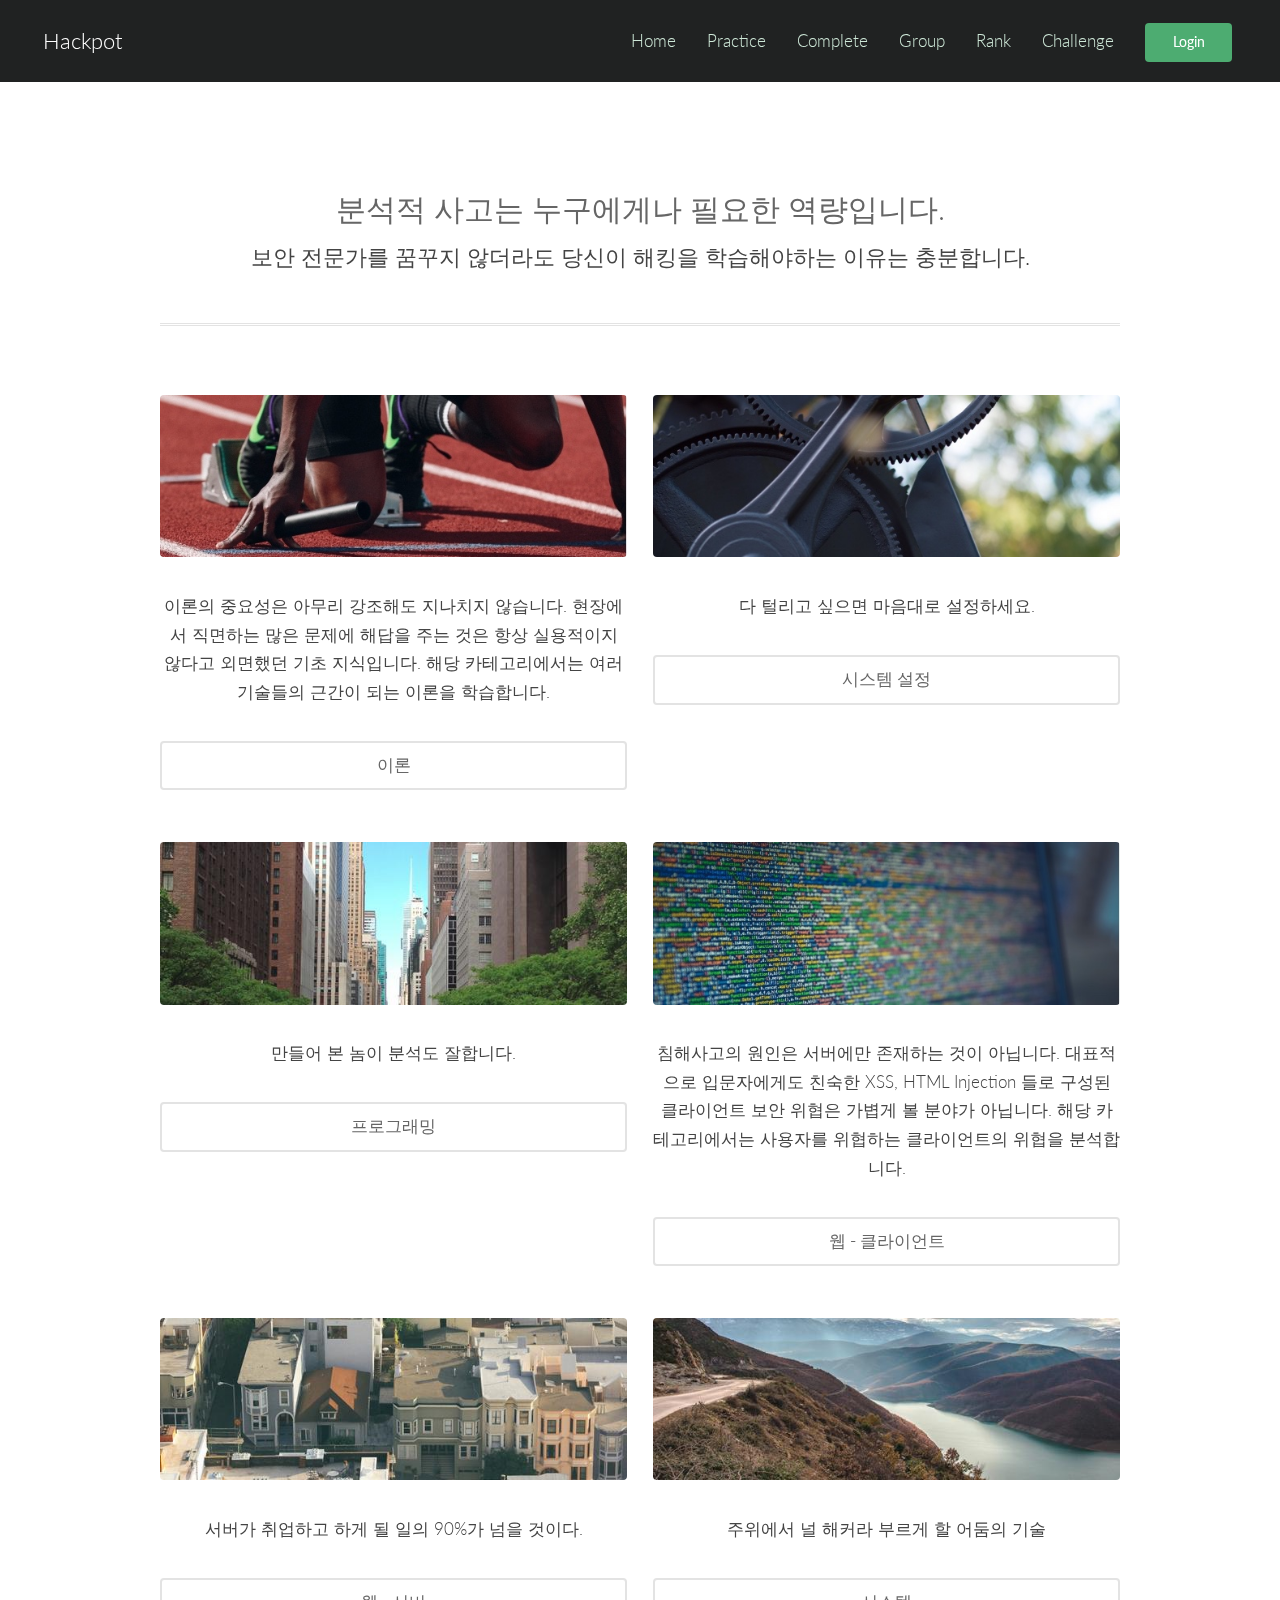
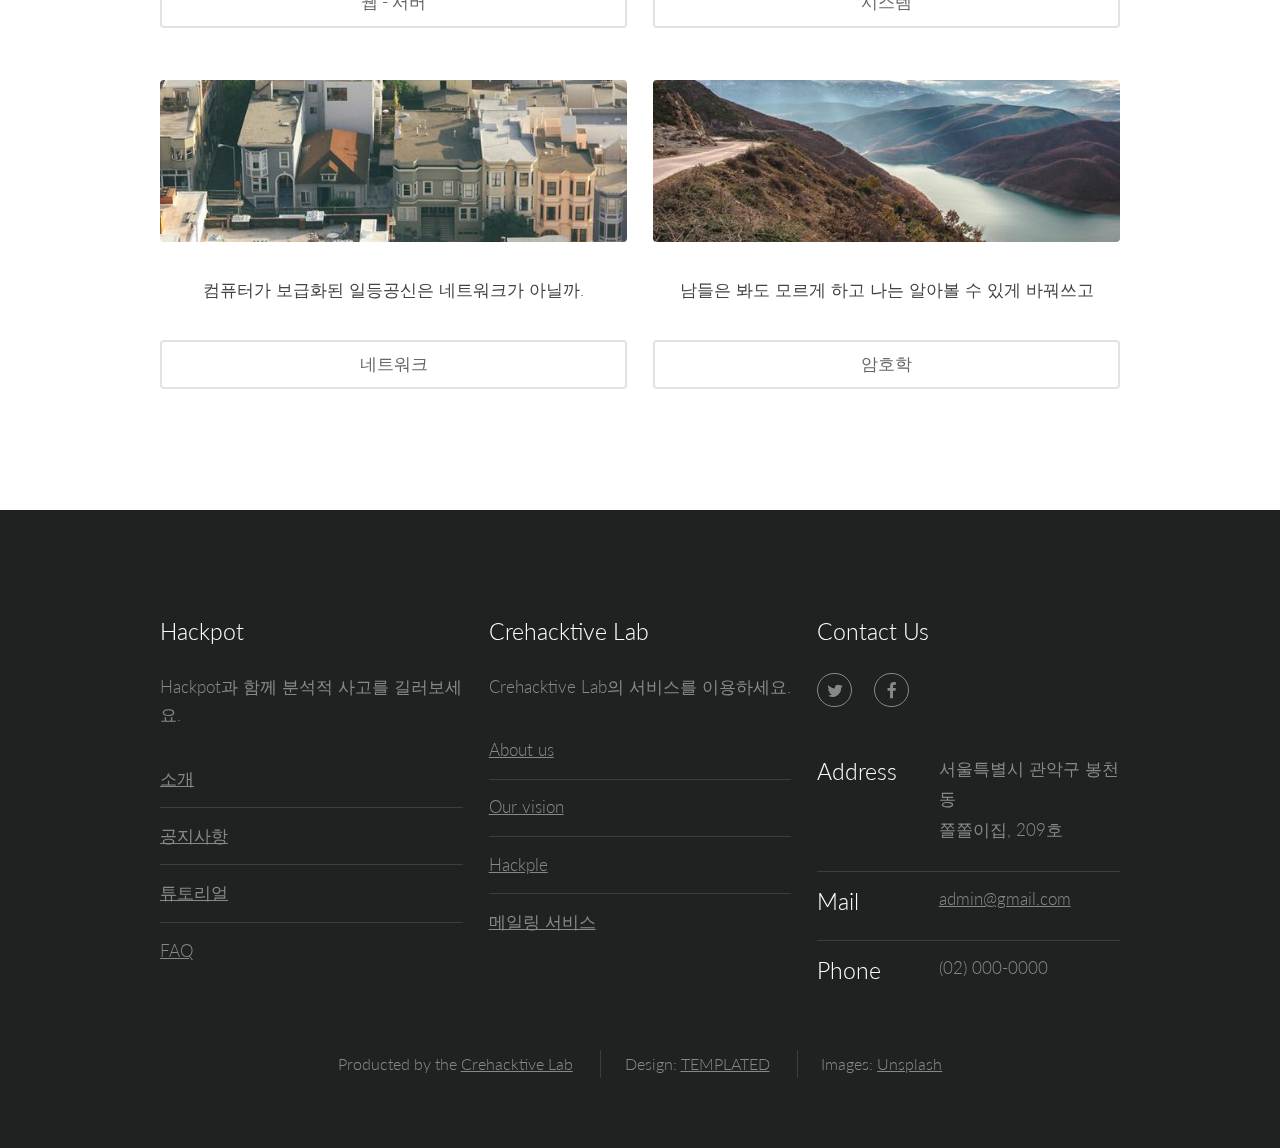
<file: practice.html>
<!DOCTYPE html>
<!--
	Interphase by TEMPLATED
	templated.co @templatedco
	Released for free under the Creative Commons Attribution 3.0 license (templated.co/license)
-->
<html lang="ko">
	<head>
		<meta charset="UTF-8">
		<title>Hackpot</title>
		<meta http-equiv="content-type" content="text/html; charset=utf-8" />
		<meta name="description" content="" />
		<meta name="keywords" content="" />
		<!--[if lte IE 8]><script src="css/ie/html5shiv.js"></script><![endif]-->
		<script src="js/jquery.min.js"></script>
		<script src="js/skel.min.js"></script>
		<script src="js/skel-layers.min.js"></script>
		<script src="js/init.js"></script>
		<noscript>
			<link rel="stylesheet" href="css/skel.css" />
			<link rel="stylesheet" href="css/style.css" />
			<link rel="stylesheet" href="css/style-xlarge.css" />
		</noscript>
		<!--[if lte IE 8]><link rel="stylesheet" href="css/ie/v8.css" /><![endif]-->
	</head>
	<body>

		<!-- Header -->
			<header id="header">
				<h1><a href="index.html">Hackpot</a></h1>
				<nav id="nav">
					<ul>
						<li><a href="index.html">Home</a></li>
						<li><a href="#">Practice</a></li>
						<li><a href="index.html">Complete</a></li>
						<li><a href="index.html">Group</a></li>
						<li><a href="index.html">Rank</a></li>
						<li><a href="index.html">Challenge</a></li>
						<li><input type="submit" value="Login" class="special small" /></li>
					</ul>
				</nav>
			</header>
			
			<section id="practice" class="wrapper style2 align-center">
				<div class="container">
					<header>
						<h2>분석적 사고는 누구에게나 필요한 역량입니다.</h2>
						<p>보안 전문가를 꿈꾸지 않더라도 당신이 해킹을 학습해야하는 이유는 충분합니다.</p>
					</header>
					<div class="row">
						<section class="feature 6u 12u$(small)">
							<img class="image fit" src="images/theory.jpg" alt="" />
							<p>이론의 중요성은 아무리 강조해도 지나치지 않습니다. 현장에서 직면하는 많은 문제에 해답을 주는 것은 항상 실용적이지 않다고 외면했던 기초 지식입니다. 해당 카테고리에서는 여러 기술들의 근간이 되는 이론을 학습합니다.</p>
							<a href="#" class="button alt fit">이론</a>
						</section>
						<section class="feature 6u$ 12u$(small)">
							<img class="image fit" src="images/system.jpg" alt="" />
							<p>다 털리고 싶으면 마음대로 설정하세요.</p>
							<a href="category.html" class="button alt fit">시스템 설정</a>
						</section>
						
						<section class="feature 6u 12u$(small)">
							<img class="image fit" src="images/pic01.jpg" alt="" />
							<p>만들어 본 놈이 분석도 잘합니다.</p>
							<a href="#" class="button alt fit">프로그래밍</a>
						</section>
						<section class="feature 6u$ 12u$(small)">
							<img class="image fit" src="images/web_client.jpg" alt="" />
							<p>침해사고의 원인은 서버에만 존재하는 것이 아닙니다. 대표적으로 입문자에게도 친숙한 XSS, HTML Injection 들로 구성된 클라이언트 보안 위협은 가볍게 볼 분야가 아닙니다. 해당 카테고리에서는 사용자를 위협하는 클라이언트의 위협을 분석합니다.</p>
							<a href="category.html" class="button alt fit">웹 - 클라이언트</a>
						</section>
						<section class="feature 6u 12u$(small)">
							<img class="image fit" src="images/pic03.jpg" alt="" />
							<p>서버가 취업하고 하게 될 일의 90%가 넘을 것이다.</p>
							<a href="#" class="button alt fit">웹 - 서버</a>
						</section>
						<section class="feature 6u$ 12u$(small)">
							<img class="image fit" src="images/pic04.jpg" alt="" />
							<p>주위에서 널 해커라 부르게 할 어둠의 기술</p>
							<a href="#" class="button alt fit">시스템</a>
						</section>
						<section class="feature 6u 12u$(small)">
							<img class="image fit" src="images/pic03.jpg" alt="" />
							<p>컴퓨터가 보급화된 일등공신은 네트워크가 아닐까.</p>
							<a href="#" class="button alt fit">네트워크</a>
						</section>
						<section class="feature 6u$ 12u$(small)">
							<img class="image fit" src="images/pic04.jpg" alt="" />
							<p>남들은 봐도 모르게 하고 나는 알아볼 수 있게 바꿔쓰고</p>
							<a href="#" class="button alt fit">암호학</a>
						</section>
					</div>
				</section>
		<!-- Footer -->
			<footer id="footer">
				<div class="container">
					<div class="row">
						<section class="4u 6u(medium) 12u$(small)">
							<h3>Hackpot</h3>
							<p>Hackpot과 함께 분석적 사고를 길러보세요.</p>
							<ul class="alt">
								<li><a href="#">소개</a></li>
								<li><a href="#">공지사항</a></li>
								<li><a href="#">튜토리얼</a></li>
								<li><a href="#">FAQ</a></li>
							</ul>
						</section>
						<section class="4u 6u$(medium) 12u$(small)">
							<h3>Crehacktive Lab</h3>
							<p>Crehacktive Lab의 서비스를 이용하세요.</p>
							<ul class="alt">
								<li><a href="http://www.hackple.co.kr/bbs/group.php?gr_id=lab">About us</a></li>
								<li><a href="#">Our vision</a></li>
								<li><a href="http://www.hackple.co.kr">Hackple</a></li>
								<li><a href="#">메일링 서비스</a></li>
							</ul>
						</section>
						<section class="4u$ 12u$(medium) 12u$(small)">
							<h3>Contact Us</h3>
							<ul class="icons">
								<li><a href="https://twitter.com/7IoOFuqnigJStmo" class="icon rounded fa-twitter"><span class="label">Twitter</span></a></li>
								<li><a href="https://www.facebook.com/HackP1e/" class="icon rounded fa-facebook"><span class="label">Facebook</span></a></li>
							</ul>
							<ul class="tabular">
								<li>
									<h3>Address</h3>
									서울특별시 관악구 봉천동<br>
									쫄쫄이집, 209호
								</li>
								<li>
									<h3>Mail</h3>
									<a href="#">admin@gmail.com</a>
								</li>
								<li>
									<h3>Phone</h3>
									(02) 000-0000
								</li>
							</ul>
						</section>
					</div>
					<ul class="copyright">
						<li>Producted by the <a href="http://www.hackple.co.kr/bbs/group.php?gr_id=lab">Crehacktive Lab</a></li>
						<li>Design: <a href="http://templated.co">TEMPLATED</a></li>
						<li>Images: <a href="http://unsplash.com">Unsplash</a></li>
					</ul>
				</div>
			</footer>
	</body>
</html>
</file>
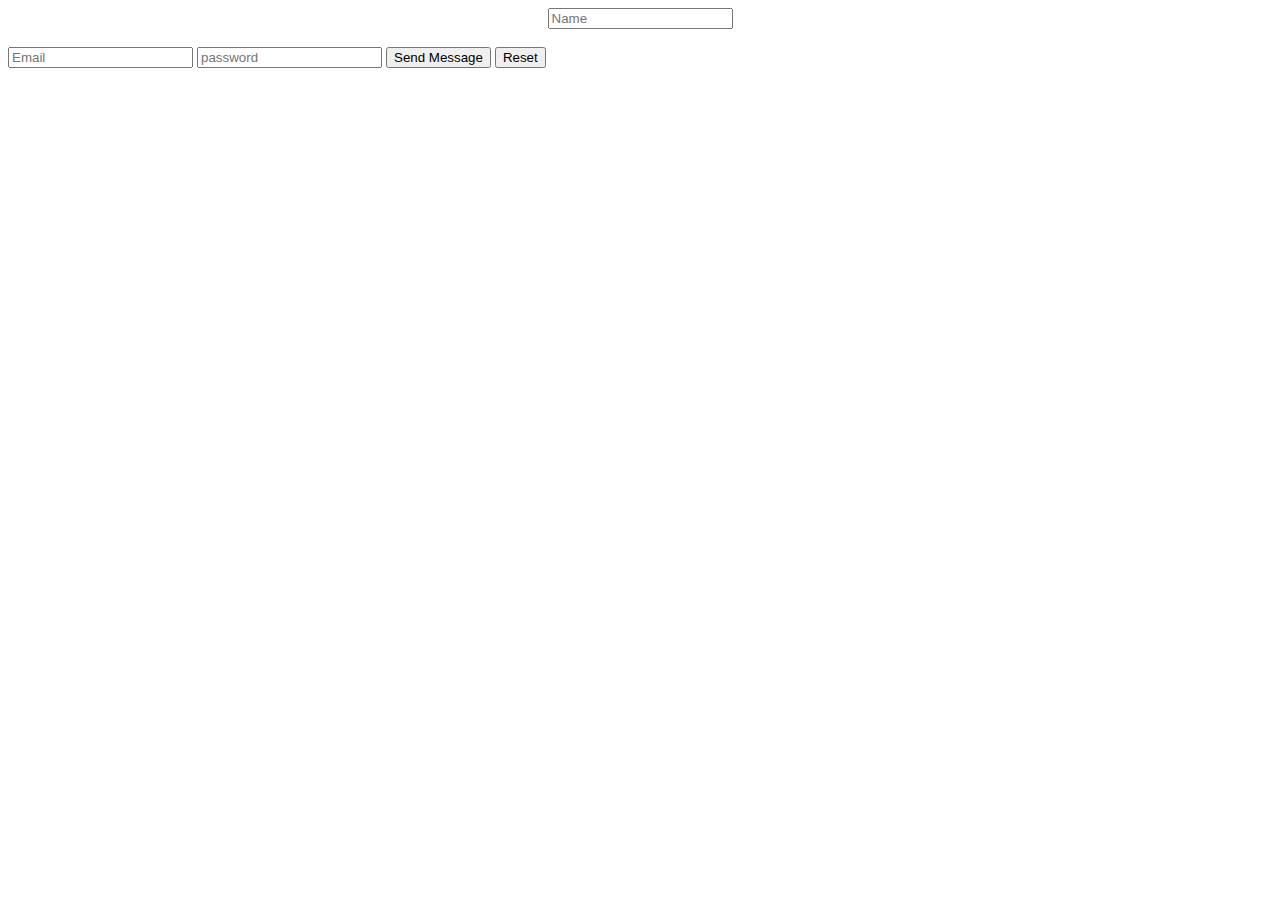
<file: test.html>
<html>
<head></head>
<body>
	<div>
		<form method="post" action="#">
			<input type="text" name="name" id="name" value="" placeholder="Name" style="display:block; margin:0 auto;"/><br/>
			<input type="email" name="email" id="email" value="" placeholder="Email" />
			<input type="password" name="password" id="password" value="" placeholder="password" />
			<input type="submit" value="Send Message" class="special" /></li>
			<input type="reset" value="Reset" /></li>
		</form>
	</div>
</body>
</html>
</file>
<file: css/style-xlarge.css>
/*
	Interphase by TEMPLATED
	templated.co @templatedco
	Released for free under the Creative Commons Attribution 3.0 license (templated.co/license)
*/

/* Basic */

	body, input, select, textarea {
		font-size: 13pt;
	}
</file>
<file: css/ie/v8.css>
/*
	Interphase by TEMPLATED
	templated.co @templatedco
	Released for free under the Creative Commons Attribution 3.0 license (templated.co/license)
*/

/* Banner */

	#banner {
		background: url("../../images/banner.jpg");
		background-size: cover;
		-ms-behavior: url("css/ie/backgroundsize.min.htc");
	}
</file>
<file: css/skel.css>
/* Resets (http://meyerweb.com/eric/tools/css/reset/ | v2.0 | 20110126 | License: none (public domain)) */

	html,body,div,span,applet,object,iframe,h1,h2,h3,h4,h5,h6,p,blockquote,pre,a,abbr,acronym,address,big,cite,code,del,dfn,em,img,ins,kbd,q,s,samp,small,strike,strong,sub,sup,tt,var,b,u,i,center,dl,dt,dd,ol,ul,li,fieldset,form,label,legend,table,caption,tbody,tfoot,thead,tr,th,td,article,aside,canvas,details,embed,figure,figcaption,footer,header,hgroup,menu,nav,output,ruby,section,summary,time,mark,audio,video{margin:0;padding:0;border:0;font-size:100%;font:inherit;vertical-align:baseline;}article,aside,details,figcaption,figure,footer,header,hgroup,menu,nav,section{display:block;}body{line-height:1;}ol,ul{list-style:none;}blockquote,q{quotes:none;}blockquote:before,blockquote:after,q:before,q:after{content:'';content:none;}table{border-collapse:collapse;border-spacing:0;}body{-webkit-text-size-adjust:none}

/* Box Model */

	*, *:before, *:after {
		-moz-box-sizing: border-box;
		-webkit-box-sizing: border-box;
		box-sizing: border-box;
	}

/* Container */

	body {
		/* min-width: (containers) */
		min-width: 1200px;
	}

	.container {
		margin-left: auto;
		margin-right: auto;

		/* width: (containers) */
		width: 1200px;
	}

	/* Modifiers */

		/* 125% */
			.container.\31 25\25 {
				width: 100%;

				/* max-width: (containers * 1.25) */
				max-width: 1500px;

				/* min-width: (containers) */
				min-width: 1200px;
			}

		/* 75% */
			.container.\37 5\25 {

				/* width: (containers * 0.75) */
				width: 900px;

			}

		/* 50% */
			.container.\35 0\25 {

				/* width: (containers * 0.50) */
				width: 600px;

			}

		/* 25% */
			.container.\32 5\25 {

				/* width: (containers * 0.25) */
				width: 300px;

			}

/* Grid */

	.row {
		border-bottom: solid 1px transparent;
	}

	.row > * {
		float: left;
	}

	.row:after, .row:before {
		content: '';
		display: block;
		clear: both;
		height: 0;
	}

	.row.uniform > * > :first-child {
		margin-top: 0;
	}

	.row.uniform > * > :last-child {
		margin-bottom: 0;
	}

	/* Gutters */

		/* Normal */

			.row > * {
				/* padding: (gutters.horizontal) 0 0 (gutters.vertical) */
				padding: 0 0 0 2em;
			}

			.row {
				/* margin: -(gutters.horizontal) 0 0 -(gutters.vertical) */
				margin: 0 0 0 -2em;
			}

			.row.uniform > * {
				/* padding: (gutters.vertical) 0 0 (gutters.vertical) */
				padding: 2em 0 0 2em;
			}

			.row.uniform {
				/* margin: -(gutters.vertical) 0 0 -(gutters.vertical) */
				margin: -2em 0 0 -2em;
			}

		/* 200% */

			.row.\32 00\25 > * {
				/* padding: (gutters.horizontal) 0 0 (gutters.vertical) */
				padding: 0 0 0 4em;
			}

			.row.\32 00\25 {
				/* margin: -(gutters.horizontal) 0 0 -(gutters.vertical) */
				margin: 0 0 0 -4em;
			}

			.row.uniform.\32 00\25 > * {
				/* padding: (gutters.vertical) 0 0 (gutters.vertical) */
				padding: 4em 0 0 4em;
			}

			.row.uniform.\32 00\25 {
				/* margin: -(gutters.vertical) 0 0 -(gutters.vertical) */
				margin: -4em 0 0 -4em;
			}

		/* 150% */

			.row.\31 50\25 > * {
				/* padding: (gutters.horizontal) 0 0 (gutters.vertical) */
				padding: 0 0 0 1.5em;
			}

			.row.\31 50\25 {
				/* margin: -(gutters.horizontal) 0 0 -(gutters.vertical) */
				margin: 0 0 0 -1.5em;
			}

			.row.uniform.\31 50\25 > * {
				/* padding: (gutters.vertical) 0 0 (gutters.vertical) */
				padding: 1.5em 0 0 1.5em;
			}

			.row.uniform.\31 50\25 {
				/* margin: -(gutters.vertical) 0 0 -(gutters.vertical) */
				margin: -1.5em 0 0 -1.5em;
			}

		/* 50% */

			.row.\35 0\25 > * {
				/* padding: (gutters.horizontal) 0 0 (gutters.vertical) */
				padding: 0 0 0 1em;
			}

			.row.\35 0\25 {
				/* margin: -(gutters.horizontal) 0 0 -(gutters.vertical) */
				margin: 0 0 0 -1em;
			}

			.row.uniform.\35 0\25 > * {
				/* padding: (gutters.vertical) 0 0 (gutters.vertical) */
				padding: 1em 0 0 1em;
			}

			.row.uniform.\35 0\25 {
				/* margin: -(gutters.vertical) 0 0 -(gutters.vertical) */
				margin: -1em 0 0 -1em;
			}

		/* 25% */

			.row.\32 5\25 > * {
				/* padding: (gutters.horizontal) 0 0 (gutters.vertical) */
				padding: 0 0 0 0.5em;
			}

			.row.\32 5\25 {
				/* margin: -(gutters.horizontal) 0 0 -(gutters.vertical) */
				margin: 0 0 0 -0.5em;
			}

			.row.uniform.\32 5\25 > * {
				/* padding: (gutters.vertical) 0 0 (gutters.vertical) */
				padding: 0.5em 0 0 0.5em;
			}

			.row.uniform.\32 5\25 {
				/* margin: -(gutters.vertical) 0 0 -(gutters.vertical) */
				margin: -0.5em 0 0 -0.5em;
			}

		/* 0% */

			.row.\30 \25 > * {
				/* padding: (gutters.horizontal) 0 0 (gutters.vertical) */
				padding: 0;
			}

			.row.\30 \25 {
				/* margin: -(gutters.horizontal) 0 0 -(gutters.vertical) */
				margin: 0;
			}

	/* Cells */

		.\31 2u, .\31 2u\24, .\31 2u\28 1\29, .\31 2u\24\28 1\29 { width: 100%; clear: none; }
		.\31 1u, .\31 1u\24, .\31 1u\28 1\29, .\31 1u\24\28 1\29 { width: 91.6666666667%; clear: none; }
		.\31 0u, .\31 0u\24, .\31 0u\28 1\29, .\31 0u\24\28 1\29 { width: 83.3333333333%; clear: none; }
		.\39 u, .\39 u\24, .\39 u\28 1\29, .\39 u\24\28 1\29 { width: 75%; clear: none; }
		.\38 u, .\38 u\24, .\38 u\28 1\29, .\38 u\24\28 1\29 { width: 66.6666666667%; clear: none; }
		.\37 u, .\37 u\24, .\37 u\28 1\29, .\37 u\24\28 1\29 { width: 58.3333333333%; clear: none; }
		.\36 u, .\36 u\24, .\36 u\28 1\29, .\36 u\24\28 1\29 { width: 50%; clear: none; }
		.\35 u, .\35 u\24, .\35 u\28 1\29, .\35 u\24\28 1\29 { width: 41.6666666667%; clear: none; }
		.\34 u, .\34 u\24, .\34 u\28 1\29, .\34 u\24\28 1\29 { width: 33.3333333333%; clear: none; }
		.\33 u, .\33 u\24, .\33 u\28 1\29, .\33 u\24\28 1\29 { width: 25%; clear: none; }
		.\32 u, .\32 u\24, .\32 u\28 1\29, .\32 u\24\28 1\29 { width: 16.6666666667%; clear: none; }
		.\31 u, .\31 u\24, .\31 u\28 1\29, .\31 u\24\28 1\29 { width: 8.3333333333%; clear: none; }

		.\31 2u\24 + *, .\31 2u\24\28 1\29 + *,
		.\31 1u\24 + *, .\31 1u\24\28 1\29 + *,
		.\31 0u\24 + *, .\31 0u\24\28 1\29 + *,
		.\39 u\24 + *, .\39 u\24\28 1\29 + *,
		.\38 u\24 + *, .\38 u\24\28 1\29 + *,
		.\37 u\24 + *, .\37 u\24\28 1\29 + *,
		.\36 u\24 + *, .\36 u\24\28 1\29 + *,
		.\35 u\24 + *, .\35 u\24\28 1\29 + *,
		.\34 u\24 + *, .\34 u\24\28 1\29 + *,
		.\33 u\24 + *, .\33 u\24\28 1\29 + *,
		.\32 u\24 + *, .\32 u\24\28 1\29 + *,
		.\31 u\24  + *,  .\31 u\24\28 1\29 + * {
			clear: left;
		}

		.\-11u { margin-left: 91.6666666667% }
		.\-10u { margin-left: 83.3333333333% }
		.\-9u { margin-left: 75% }
		.\-8u { margin-left: 66.6666666667% }
		.\-7u { margin-left: 58.3333333333% }
		.\-6u { margin-left: 50% }
		.\-5u { margin-left: 41.6666666667% }
		.\-4u { margin-left: 33.3333333333% }
		.\-3u { margin-left: 25% }
		.\-2u { margin-left: 16.6666666667% }
		.\-1u { margin-left: 8.3333333333% }
</file>
<file: css/style.css>
@charset "UTF-8";
@import url(font-awesome.min.css);
@import url("http://fonts.googleapis.com/css?family=Lato:300,400");

/*
	Interphase by TEMPLATED
	templated.co @templatedco
	Released for free under the Creative Commons Attribution 3.0 license (templated.co/license)
*/

/* Basic */

	body {
		background: #fff;
	}

	body, input, select, textarea {
		color: #444;
		font-family: "Lato", Helvetica, sans-serif;
		font-size: 15pt;
		font-weight: 300;
		line-height: 1.65em;
	}

	a {
		color: #4dac71;
		text-decoration: underline;
	}

		a:hover {
			text-decoration: none;
		}

	strong, b {
		color: #666;
		font-weight: 400;
	}

	em, i {
		font-style: italic;
	}

	p {
		margin: 0 0 2em 0;
	}

	h1, h2, h3, h4, h5, h6 {
		color: #666;
		font-weight: 300;
		line-height: 1em;
		margin: 0 0 1em 0;
	}

		h1 a, h2 a, h3 a, h4 a, h5 a, h6 a {
			color: inherit;
			text-decoration: none;
		}

	h2 {
		font-size: 1.75em;
		line-height: 1.5em;
	}

	h3 {
		font-size: 1.35em;
		line-height: 1.5em;
	}

	h4 {
		font-size: 1.1em;
		line-height: 1.5em;
	}

	h5 {
		font-size: 0.9em;
		line-height: 1.5em;
	}

	h6 {
		font-size: 0.7em;
		line-height: 1.5em;
	}

	sub {
		font-size: 0.8em;
		position: relative;
		top: 0.5em;
	}

	sup {
		font-size: 0.8em;
		position: relative;
		top: -0.5em;
	}

	hr {
		border: 0;
		border-bottom: medium 1px rgba(144, 144, 144, 0.25);
		margin: 2em 0;
	}

		hr.major {
			margin: 3em 0;
		}

	blockquote {
		border-left: solid 4px rgba(144, 144, 144, 0.25);
		font-style: italic;
		margin: 0 0 2em 0;
		padding: 0.5em 0 0.5em 2em;
	}

	code {
		background: rgba(144, 144, 144, 0.075);
		border-radius: 4px;
		border: solid 1px rgba(144, 144, 144, 0.25);
		font-family: "Courier New", monospace;
		font-size: 0.9em;
		margin: 0 0.25em;
		padding: 0.25em 0.65em;
	}

	pre {
		-webkit-overflow-scrolling: touch;
		font-family: "Courier New", monospace;
		font-size: 0.9em;
		margin: 0 0 2em 0;
	}

		pre code {
			display: block;
			line-height: 1.75em;
			padding: 1em 1.5em;
			overflow-x: auto;
		}

	.align-left {
		text-align: left;
	}

	.align-center {
		text-align: center;
	}

	.align-right {
		text-align: right;
	}

/* Section/Article */

	section.special, article.special {
		text-align: center;
	}

	header p {
		position: relative;
		margin: 0 0 1.5em 0;
	}

	header h2 + p {
		font-size: 1.25em;
		margin-top: -1em;
		line-height: 1.5em;
	}

	header h3 + p {
		font-size: 1.1em;
		margin-top: -0.8em;
		line-height: 1.5em;
	}

	header h4 + p,
	header h5 + p,
	header h6 + p {
		font-size: 0.9em;
		margin-top: -0.6em;
		line-height: 1.5em;
	}

	header.major {
		text-align: center;
		margin-bottom: 3em;
	}

		header.major h2 {
			font-size: 3em;
		}

		header.major p {
			border-top: medium double rgba(144, 144, 144, 0.25);
			display: inline-block;
			padding: 2em 2em 0 2em;
		}

/* Form */

	form {
		margin: 0 0 2em 0;
	}

	label {
		color: #666;
		display: block;
		font-size: 0.9em;
		font-weight: 400;
		margin: 0 0 1em 0;
	}

	input[type="text"],
	input[type="password"],
	input[type="email"],
	select,
	textarea {
		-moz-appearance: none;
		-webkit-appearance: none;
		-o-appearance: none;
		-ms-appearance: none;
		appearance: none;
		background: rgba(144, 144, 144, 0.075);
		border-radius: 4px;
		border: none;
		border: solid 1px rgba(144, 144, 144, 0.25);
		color: inherit;
		display: block;
		outline: 0;
		padding: 0 1em;
		text-decoration: none;
		width: 100%;
	}

		input[type="text"]:invalid,
		input[type="password"]:invalid,
		input[type="email"]:invalid,
		select:invalid,
		textarea:invalid {
			box-shadow: none;
		}

		input[type="text"]:focus,
		input[type="password"]:focus,
		input[type="email"]:focus,
		select:focus,
		textarea:focus {
			border-color: #4dac71;
			box-shadow: 0 0 0 1px #4dac71;
		}

	.select-wrapper {
		text-decoration: none;
		display: block;
		position: relative;
	}

		.select-wrapper:before {
			content: "";
			-moz-osx-font-smoothing: grayscale;
			-webkit-font-smoothing: antialiased;
			font-family: FontAwesome;
			font-style: normal;
			font-weight: normal;
			text-transform: none !important;
		}

		.select-wrapper:before {
			color: rgba(144, 144, 144, 0.25);
			display: block;
			height: 2.75em;
			line-height: 2.75em;
			pointer-events: none;
			position: absolute;
			right: 0;
			text-align: center;
			top: 0;
			width: 2.75em;
		}

		.select-wrapper select::-ms-expand {
			display: none;
		}

	input[type="text"],
	input[type="password"],
	input[type="email"],
	select {
		height: 2.75em;
	}

	textarea {
		padding: 0.75em 1em;
	}

	input[type="checkbox"],
	input[type="radio"] {
		-moz-appearance: none;
		-webkit-appearance: none;
		-o-appearance: none;
		-ms-appearance: none;
		appearance: none;
		display: block;
		float: left;
		margin-right: -2em;
		opacity: 0;
		width: 1em;
		z-index: -1;
	}

		input[type="checkbox"] + label,
		input[type="radio"] + label {
			text-decoration: none;
			color: #444;
			cursor: pointer;
			display: inline-block;
			font-size: 1em;
			font-weight: 300;
			padding-left: 2.4em;
			padding-right: 0.75em;
			position: relative;
		}

			input[type="checkbox"] + label:before,
			input[type="radio"] + label:before {
				-moz-osx-font-smoothing: grayscale;
				-webkit-font-smoothing: antialiased;
				font-family: FontAwesome;
				font-style: normal;
				font-weight: normal;
				text-transform: none !important;
			}

			input[type="checkbox"] + label:before,
			input[type="radio"] + label:before {
				background: rgba(144, 144, 144, 0.075);
				border-radius: 4px;
				border: solid 1px rgba(144, 144, 144, 0.25);
				content: '';
				display: inline-block;
				height: 1.65em;
				left: 0;
				line-height: 1.58125em;
				position: absolute;
				text-align: center;
				top: 0;
				width: 1.65em;
			}

		input[type="checkbox"]:checked + label:before,
		input[type="radio"]:checked + label:before {
			background: #3ba666;
			border-color: #3ba666;
			color: #ffffff;
			content: '\f00c';
		}

		input[type="checkbox"]:focus + label:before,
		input[type="radio"]:focus + label:before {
			border-color: #4dac71;
			box-shadow: 0 0 0 1px #4dac71;
		}

	input[type="checkbox"] + label:before {
		border-radius: 4px;
	}

	input[type="radio"] + label:before {
		border-radius: 100%;
	}

	::-webkit-input-placeholder {
		color: #888 !important;
		opacity: 1.0;
	}

	:-moz-placeholder {
		color: #888 !important;
		opacity: 1.0;
	}

	::-moz-placeholder {
		color: #888 !important;
		opacity: 1.0;
	}

	:-ms-input-placeholder {
		color: #888 !important;
		opacity: 1.0;
	}

	.formerize-placeholder {
		color: #888 !important;
		opacity: 1.0;
	}

/* Box */

	.box {
		border-radius: 4px;
		border: solid 1px rgba(144, 144, 144, 0.25);
		margin-bottom: 2em;
		padding: 1.5em;
	}

		.box > :last-child,
		.box > :last-child > :last-child,
		.box > :last-child > :last-child > :last-child {
			margin-bottom: 0;
		}

		.box.alt {
			border: 0;
			border-radius: 0;
			padding: 0;
		}

/* Icon */

	.icon {
		text-decoration: none;
		border-bottom: none;
		position: relative;
	}

		.icon:before {
			-moz-osx-font-smoothing: grayscale;
			-webkit-font-smoothing: antialiased;
			font-family: FontAwesome;
			font-style: normal;
			font-weight: normal;
			text-transform: none !important;
		}

		.icon > .label {
			display: none;
		}

		.icon.rounded {
			border-radius: 100%;
			border: 1px solid #4dac71;
			display: inline-block;
			height: 2em;
			line-height: 2em;
			text-align: center;
			width: 2em;
		}

			.icon.rounded.big {
				font-size: 3.5em;
			}

/* Image */

	.image {
		border-radius: 4px;
		border: 0;
		display: inline-block;
		position: relative;
	}

		.image img {
			border-radius: 4px;
			display: block;
		}

		.image.left {
			float: left;
			padding: 0 1.5em 1em 0;
			top: 0.25em;
		}

		.image.right {
			float: right;
			padding: 0 0 1em 1.5em;
			top: 0.25em;
		}

		.image.left, .image.right {
			max-width: 40%;
		}

			.image.left img, .image.right img {
				width: 100%;
			}

		.image.fit {
			display: block;
			margin: 0 0 2em 0;
			width: 100%;
		}

			.image.fit img {
				width: 100%;
			}

/* List */

	ol {
		list-style: decimal;
		margin: 0 0 2em 0;
		padding-left: 1.25em;
	}

		ol li {
			padding-left: 0.25em;
		}

	ul {
		list-style: disc;
		margin: 0 0 2em 0;
		padding-left: 1em;
	}

		ul li {
			padding-left: 0.5em;
		}

		ul.alt {
			list-style: none;
			padding-left: 0;
		}

			ul.alt li {
				border-top: solid 1px rgba(144, 144, 144, 0.25);
				padding: 0.8em 0;
			}

				ul.alt li:first-child {
					border-top: 0;
					padding-top: 0;
				}

		ul.icons {
			cursor: default;
			list-style: none;
			padding-left: 0;
		}

			ul.icons li {
				display: inline-block;
				padding: 0 1em 0 0;
			}

				ul.icons li:last-child {
					padding-right: 0;
				}

		ul.actions {
			cursor: default;
			list-style: none;
			padding-left: 0;
		}

			ul.actions li {
				display: inline-block;
				padding: 0 1em 0 0;
				vertical-align: middle;
			}

				ul.actions li:last-child {
					padding-right: 0;
				}

			ul.actions.small li {
				padding: 0 0.5em 0 0;
			}

			ul.actions.vertical li {
				display: block;
				padding: 1em 0 0 0;
			}

				ul.actions.vertical li:first-child {
					padding-top: 0;
				}

				ul.actions.vertical li > * {
					margin-bottom: 0;
				}

			ul.actions.vertical.small li {
				padding: 0.5em 0 0 0;
			}

				ul.actions.vertical.small li:first-child {
					padding-top: 0;
				}

			ul.actions.fit {
				display: table;
				margin-left: -1em;
				padding: 0;
				table-layout: fixed;
				width: calc(100% + 1em);
			}

				ul.actions.fit li {
					display: table-cell;
					padding: 0 0 0 1em;
				}

					ul.actions.fit li > * {
						margin-bottom: 0;
					}

				ul.actions.fit.small {
					margin-left: -0.5em;
					width: calc(100% + 0.5em);
				}

					ul.actions.fit.small li {
						padding: 0 0 0 0.5em;
					}

		ul.tabular {
			list-style: outside none none;
			padding: 0px;
		}

			ul.tabular li {
				border-top: solid 1px rgba(144, 144, 144, 0.25);
				line-height: 1.75em;
				margin: 1.5em 0px 0px;
				padding-left: 7em;
				padding-top: 12px;
				position: relative;
			}

				ul.tabular li:first-child {
					border-top: 0;
					margin-top: 0;
				}

				ul.tabular li h3 {
					left: 0px;
					position: absolute;
					text-align: center;
					top: 12px;
					vertical-align: top;
					width: 1em;
				}

	dl {
		margin: 0 0 2em 0;
	}

/* Table */

	.table-wrapper {
		-webkit-overflow-scrolling: touch;
		overflow-x: auto;
	}

	table {
		margin: 0 0 2em 0;
		width: 100%;
	}

		table tbody tr {
			border: solid 1px rgba(144, 144, 144, 0.25);
			border-left: 0;
			border-right: 0;
		}

			table tbody tr:nth-child(2n + 1) {
				background-color: rgba(144, 144, 144, 0.075);
			}

		table td {
			padding: 0.75em 0.75em;
		}

		table th {
			color: #666;
			font-size: 0.9em;
			font-weight: 400;
			padding: 0 0.75em 0.75em 0.75em;
		}

		table thead {
			border-bottom: solid 2px rgba(144, 144, 144, 0.25);
		}

		table tfoot {
			border-top: solid 2px rgba(144, 144, 144, 0.25);
		}

		table.alt {
			border-collapse: separate;
		}

			table.alt tbody tr td {
				border: solid 1px rgba(144, 144, 144, 0.25);
				border-left-width: 0;
				border-top-width: 0;
			}

				table.alt tbody tr td:first-child {
					border-left-width: 1px;
				}

			table.alt tbody tr:first-child td {
				border-top-width: 1px;
			}

			table.alt thead {
				border-bottom: 0;
			}

			table.alt tfoot {
				border-top: 0;
			}

/* Button */

	input[type="submit"],
	input[type="reset"],
	input[type="button"],
	.button {
		-moz-appearance: none;
		-webkit-appearance: none;
		-o-appearance: none;
		-ms-appearance: none;
		appearance: none;
		-moz-transition: background-color 0.2s ease-in-out, color 0.2s ease-in-out;
		-webkit-transition: background-color 0.2s ease-in-out, color 0.2s ease-in-out;
		-o-transition: background-color 0.2s ease-in-out, color 0.2s ease-in-out;
		-ms-transition: background-color 0.2s ease-in-out, color 0.2s ease-in-out;
		transition: background-color 0.2s ease-in-out, color 0.2s ease-in-out;
		background-color: #3ba666;
		border-radius: 4px;
		border: 0;
		color: #ffffff !important;
		cursor: pointer;
		display: inline-block;
		font-weight: 400;
		height: 2.85em;
		line-height: 2.8em;
		padding: 0 2em;
		text-align: center;
		text-decoration: none;
		white-space: nowrap;
	}

		input[type="submit"]:hover,
		input[type="reset"]:hover,
		input[type="button"]:hover,
		.button:hover {
			background-color: #42b972;
		}

		input[type="submit"]:active,
		input[type="reset"]:active,
		input[type="button"]:active,
		.button:active {
			background-color: #34935a;
		}

		input[type="submit"].icon,
		input[type="reset"].icon,
		input[type="button"].icon,
		.button.icon {
			padding-left: 1.35em;
		}

			input[type="submit"].icon:before,
			input[type="reset"].icon:before,
			input[type="button"].icon:before,
			.button.icon:before {
				margin-right: 0.5em;
			}

		input[type="submit"].fit,
		input[type="reset"].fit,
		input[type="button"].fit,
		.button.fit {
			display: block;
			margin: 0 0 1em 0;
			width: 100%;
		}

		input[type="submit"].small,
		input[type="reset"].small,
		input[type="button"].small,
		.button.small {
			font-size: 0.8em;
		}

		input[type="submit"].big,
		input[type="reset"].big,
		input[type="button"].big,
		.button.big {
			font-size: 1.35em;
		}

		input[type="submit"].alt,
		input[type="reset"].alt,
		input[type="button"].alt,
		.button.alt {
			background-color: transparent;
			box-shadow: inset 0 0 0 2px rgba(144, 144, 144, 0.25);
			color: #666 !important;
		}

			input[type="submit"].alt:hover,
			input[type="reset"].alt:hover,
			input[type="button"].alt:hover,
			.button.alt:hover {
				background-color: rgba(144, 144, 144, 0.075);
			}

			input[type="submit"].alt:active,
			input[type="reset"].alt:active,
			input[type="button"].alt:active,
			.button.alt:active {
				background-color: rgba(144, 144, 144, 0.2);
			}

			input[type="submit"].alt.icon:before,
			input[type="reset"].alt.icon:before,
			input[type="button"].alt.icon:before,
			.button.alt.icon:before {
				color: #888;
			}

		input[type="submit"].special,
		input[type="reset"].special,
		input[type="button"].special,
		.button.special {
			background-color: #4dac71;
			color: #ffffff !important;
		}

			input[type="submit"].special:hover,
			input[type="reset"].special:hover,
			input[type="button"].special:hover,
			.button.special:hover {
				background-color: #5cb67e;
			}

			input[type="submit"].special:active,
			input[type="reset"].special:active,
			input[type="button"].special:active,
			.button.special:active {
				background-color: #459a65;
			}

		input[type="submit"].disabled, input[type="submit"]:disabled,
		input[type="reset"].disabled,
		input[type="reset"]:disabled,
		input[type="button"].disabled,
		input[type="button"]:disabled,
		.button.disabled,
		.button:disabled {
			background-color: #444 !important;
			box-shadow: inset 0 -0.15em 0 0 rgba(0, 0, 0, 0.15);
			color: #fff !important;
			cursor: default;
			opacity: 0.25;
		}

/* Header */

	body.landing #header {
		background-color: transparent;
		left: 0;
		position: absolute;
		top: 0;
	}

	#header {
		background-color: #202222;
		color: #ffffff;
		cursor: default;
		height: 4.75em;
		line-height: 4.75em;
		width: 100%;
		z-index: 10000;
	}

		#header h1 {
			color: #ffffff;
			height: inherit;
			left: 2.5em;
			line-height: inherit;
			margin: 0;
			padding: 0;
			position: absolute;
			top: 0;
		}

			#header h1 a {
				font-size: 1.25em;
			}

		#header nav {
			height: inherit;
			line-height: inherit;
			position: absolute;
			right: 2.75em;
			top: 0;
			vertical-align: middle;
		}

			#header nav > ul {
				list-style: none;
				margin: 0;
				padding-left: 0;
			}

				#header nav > ul > li {
					border-radius: 4px;
					display: inline-block;
					margin-left: 1.5em;
					padding-left: 0;
				}

					#header nav > ul > li a {
						-moz-transition: color 0.2s ease-in-out;
						-webkit-transition: color 0.2s ease-in-out;
						-o-transition: color 0.2s ease-in-out;
						-ms-transition: color 0.2s ease-in-out;
						transition: color 0.2s ease-in-out;
						color: #cee8d8;
						display: inline-block;
						text-decoration: none;
					}

						#header nav > ul > li a:hover {
							color: #ffffff;
						}

					#header nav > ul > li:first-child {
						margin-left: 0;
					}

					#header nav > ul > li .button {
						height: 2.25em;
						line-height: 2.25em;
						margin-bottom: 0;
						padding: 0 1em;
						position: relative;
						top: -0.075em;
						vertical-align: middle;
					}

		#header .container {
			position: relative;
		}

			#header .container h1 {
				left: 0;
			}

			#header .container nav {
				right: 0;
			}

/* Banner */

	#banner {
		background: url("images/overlay.png"), url("../images/banner.jpg");
		background-position: center;
		background-repeat: no-repeat;
		background-size: cover;
		color: #ffffff;
		padding: 16em 0em 14em;
		text-align: center;
	}

		#banner h2 {
			color: #ffffff;
			font-size: 3em;
			line-height: 1em;
			margin: 0 0 0.5em 0;
			padding: 0;
		}

		#banner p {
			font-size: 1.5em;
			margin: 1.5em 0 0 0;
		}

		#banner .signup {
			margin:0 auto;
		}

		#banner .actions {
			margin: 3em 0 0 0;
		}

		#banner .button {
			background-color: transparent;
			border: 1px solid #ffffff;
			font-weight: 300;
		}

			#banner .button:hover {
				background-color: rgba(255, 255, 255, 0.2);
			}
			
		
/* Wrapper */

	.wrapper {
		padding: 6em 0em 4em;
	}

		.wrapper.style1 {
			background-color: #3ba666;
			-moz-background-image: linear-gradient(60deg, #4dac71 50%, #3ba666 50%);
			-webkit-background-image: linear-gradient(60deg, #4dac71 50%, #3ba666 50%);
			-o-background-image: linear-gradient(60deg, #4dac71 50%, #3ba666 50%);
			-ms-background-image: linear-gradient(60deg, #4dac71 50%, #3ba666 50%);
			background-image: linear-gradient(60deg, #4dac71 50%, #3ba666 50%);
			color: #ffffff;
		}

			.wrapper.style1 header {
				margin-bottom: 4em;
			}

			.wrapper.style1 h2 {
				color: #ffffff;
			}

			.wrapper.style1 .icon.big {
				border-color: #ffffff;
				margin-bottom: 0.5em;
			}

		.wrapper.style2 .title, .wrapper.style2 header {
			border-bottom: medium double rgba(144, 144, 144, 0.25);
			padding-bottom: 1em;
		}

		.wrapper.style2 header {
			margin-bottom: 4em;
		}

		.wrapper.style2 .feature {
			margin: 0 0 2em 0;
		}

/* Footer */

	#footer {
		background: #202222;
		color: #888;
		padding: 6em 0em 4em;
	}

		#footer h2, #footer h3, #footer h4 {
			color: #ffffff;
		}

		#footer a {
			-moz-transition: all 0.2s ease-in-out;
			-webkit-transition: all 0.2s ease-in-out;
			-o-transition: all 0.2s ease-in-out;
			-ms-transition: all 0.2s ease-in-out;
			transition: all 0.2s ease-in-out;
			color: #888;
		}

			#footer a:active, #footer a:hover {
				color: #ffffff;
			}

		#footer .icons .rounded {
			border-color: #888;
			font-size: 1.5em;
		}

			#footer .icons .rounded:active, #footer .icons .rounded:hover {
				border-color: #ffffff;
			}

		#footer .copyright {
			font-size: 0.9em;
			margin: 2em 0 0 0;
			padding: 0;
			text-align: center;
		}

			#footer .copyright li {
				border-left: solid 1px rgba(144, 144, 144, 0.25);
				display: inline-block;
				list-style: none;
				margin-left: 1.5em;
				padding-left: 1.5em;
			}

				#footer .copyright li:first-child {
					border-left: 0;
					margin-left: 0;
					padding-left: 0;
				}
</file>
